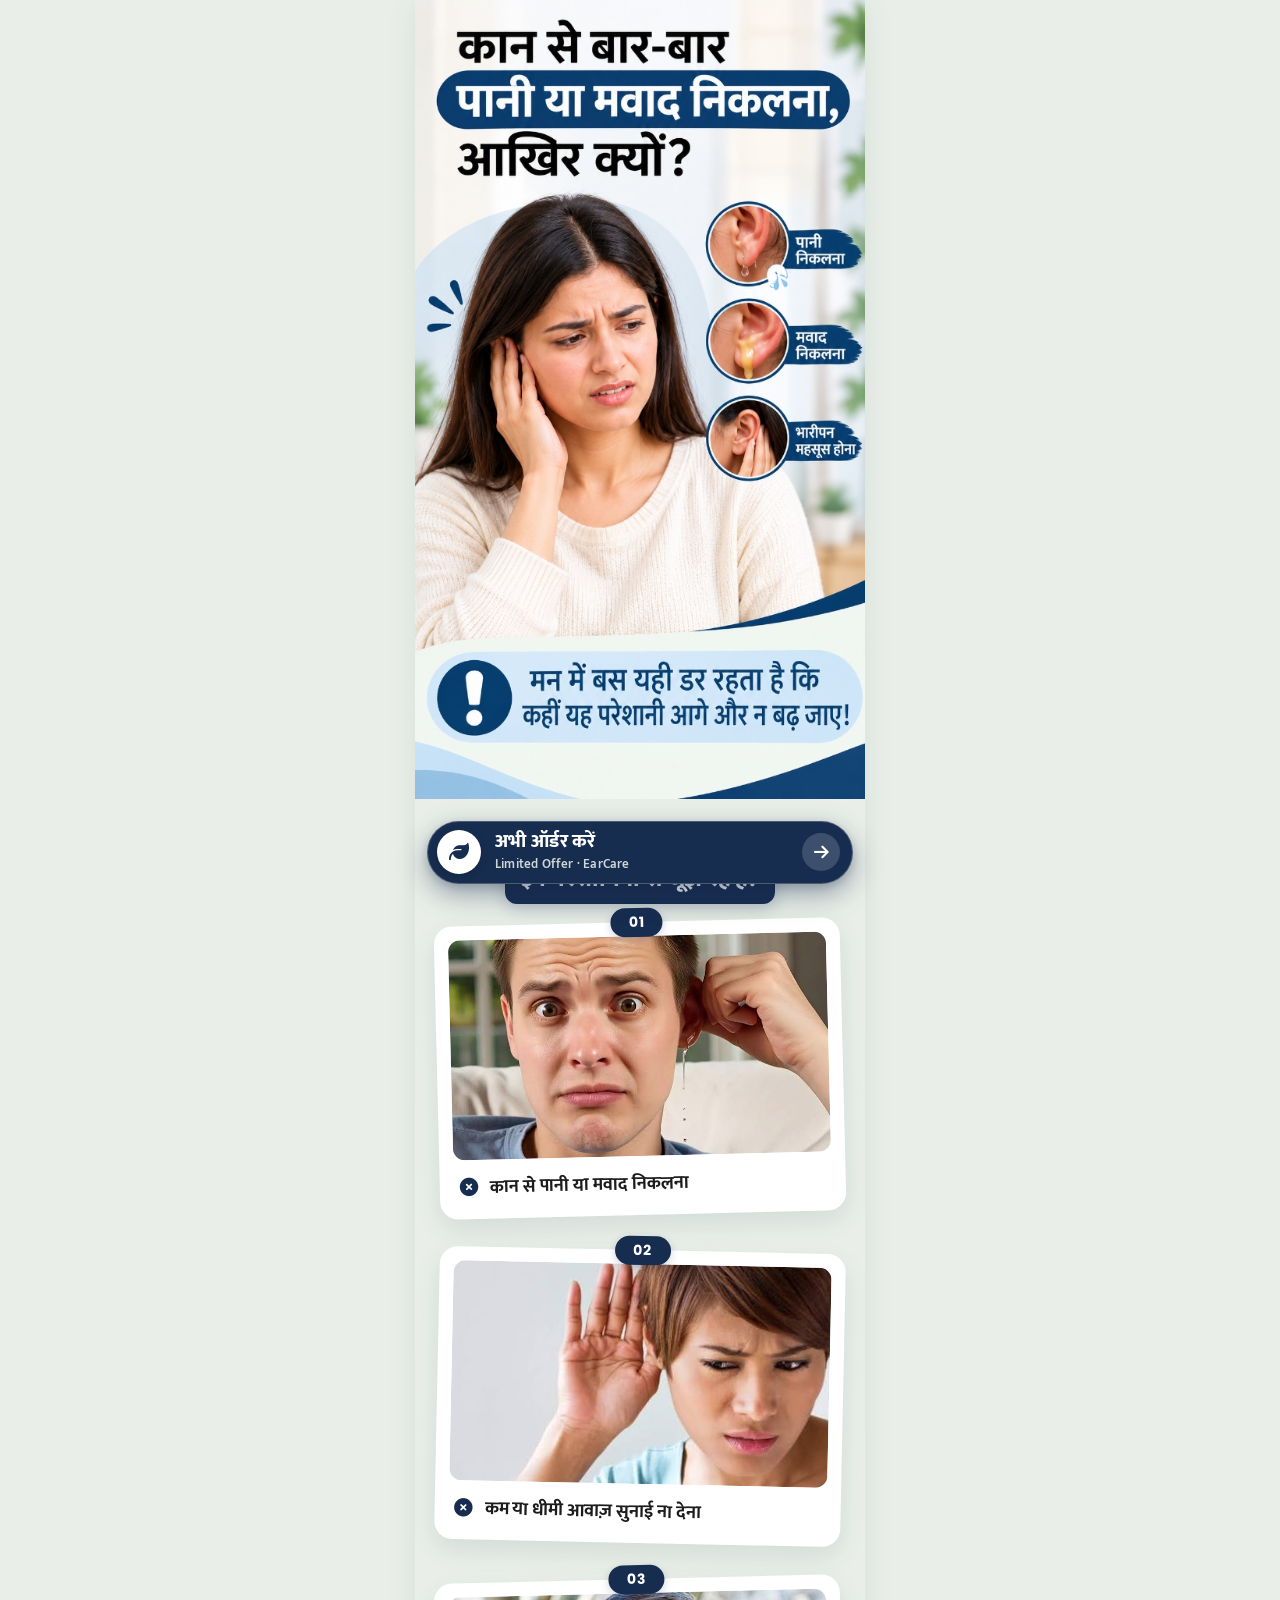
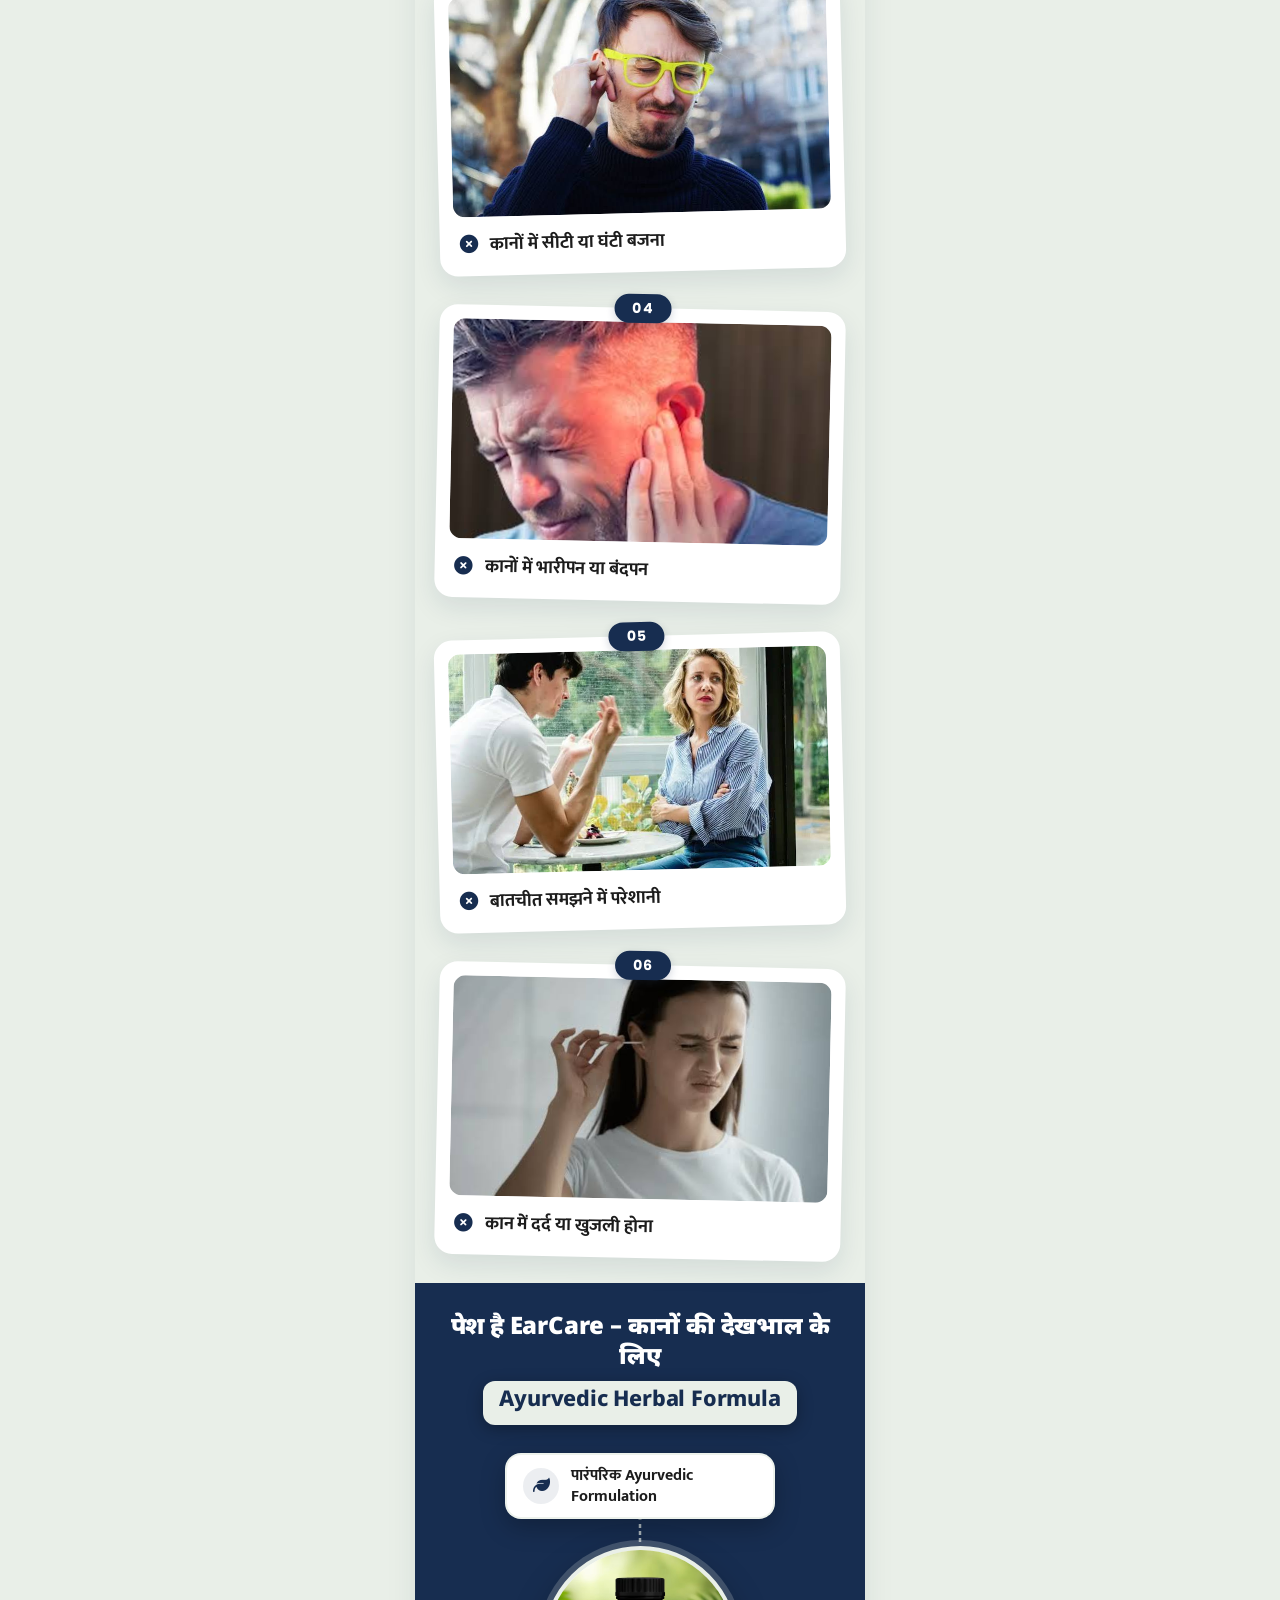
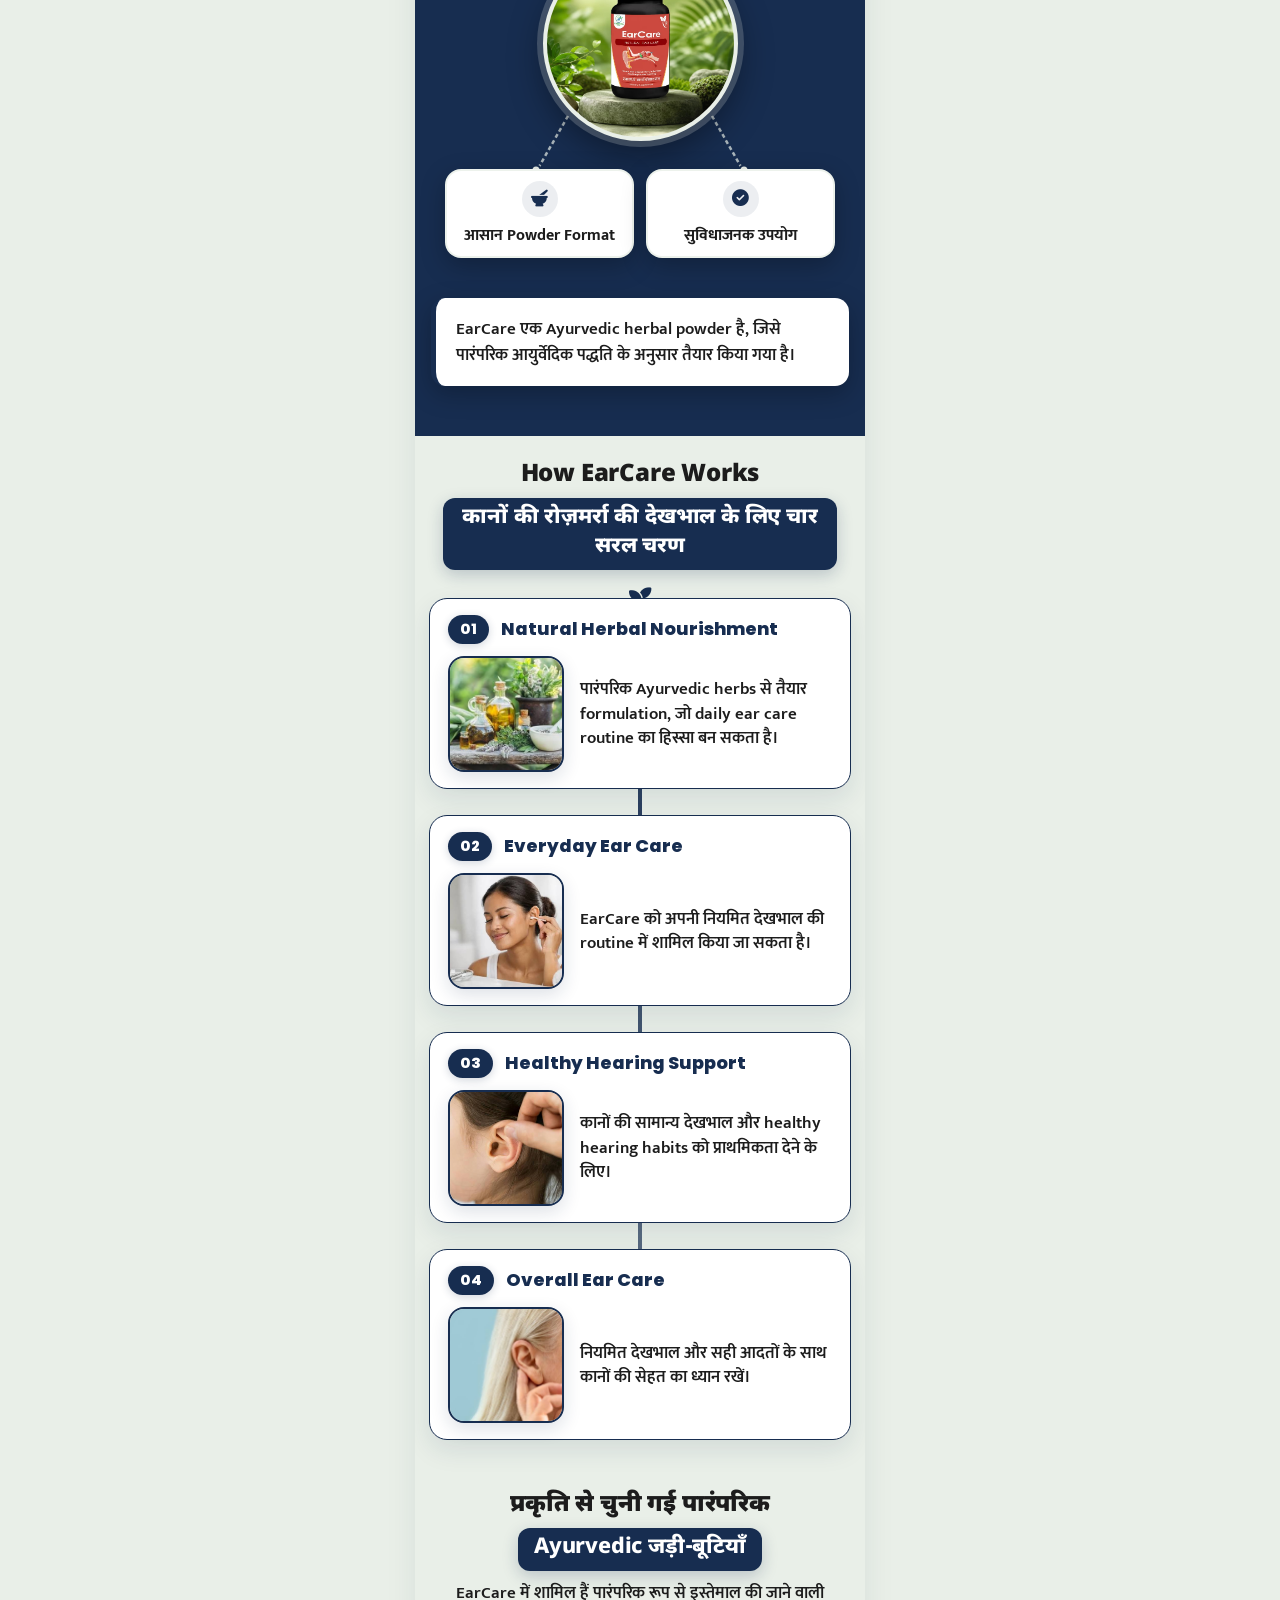
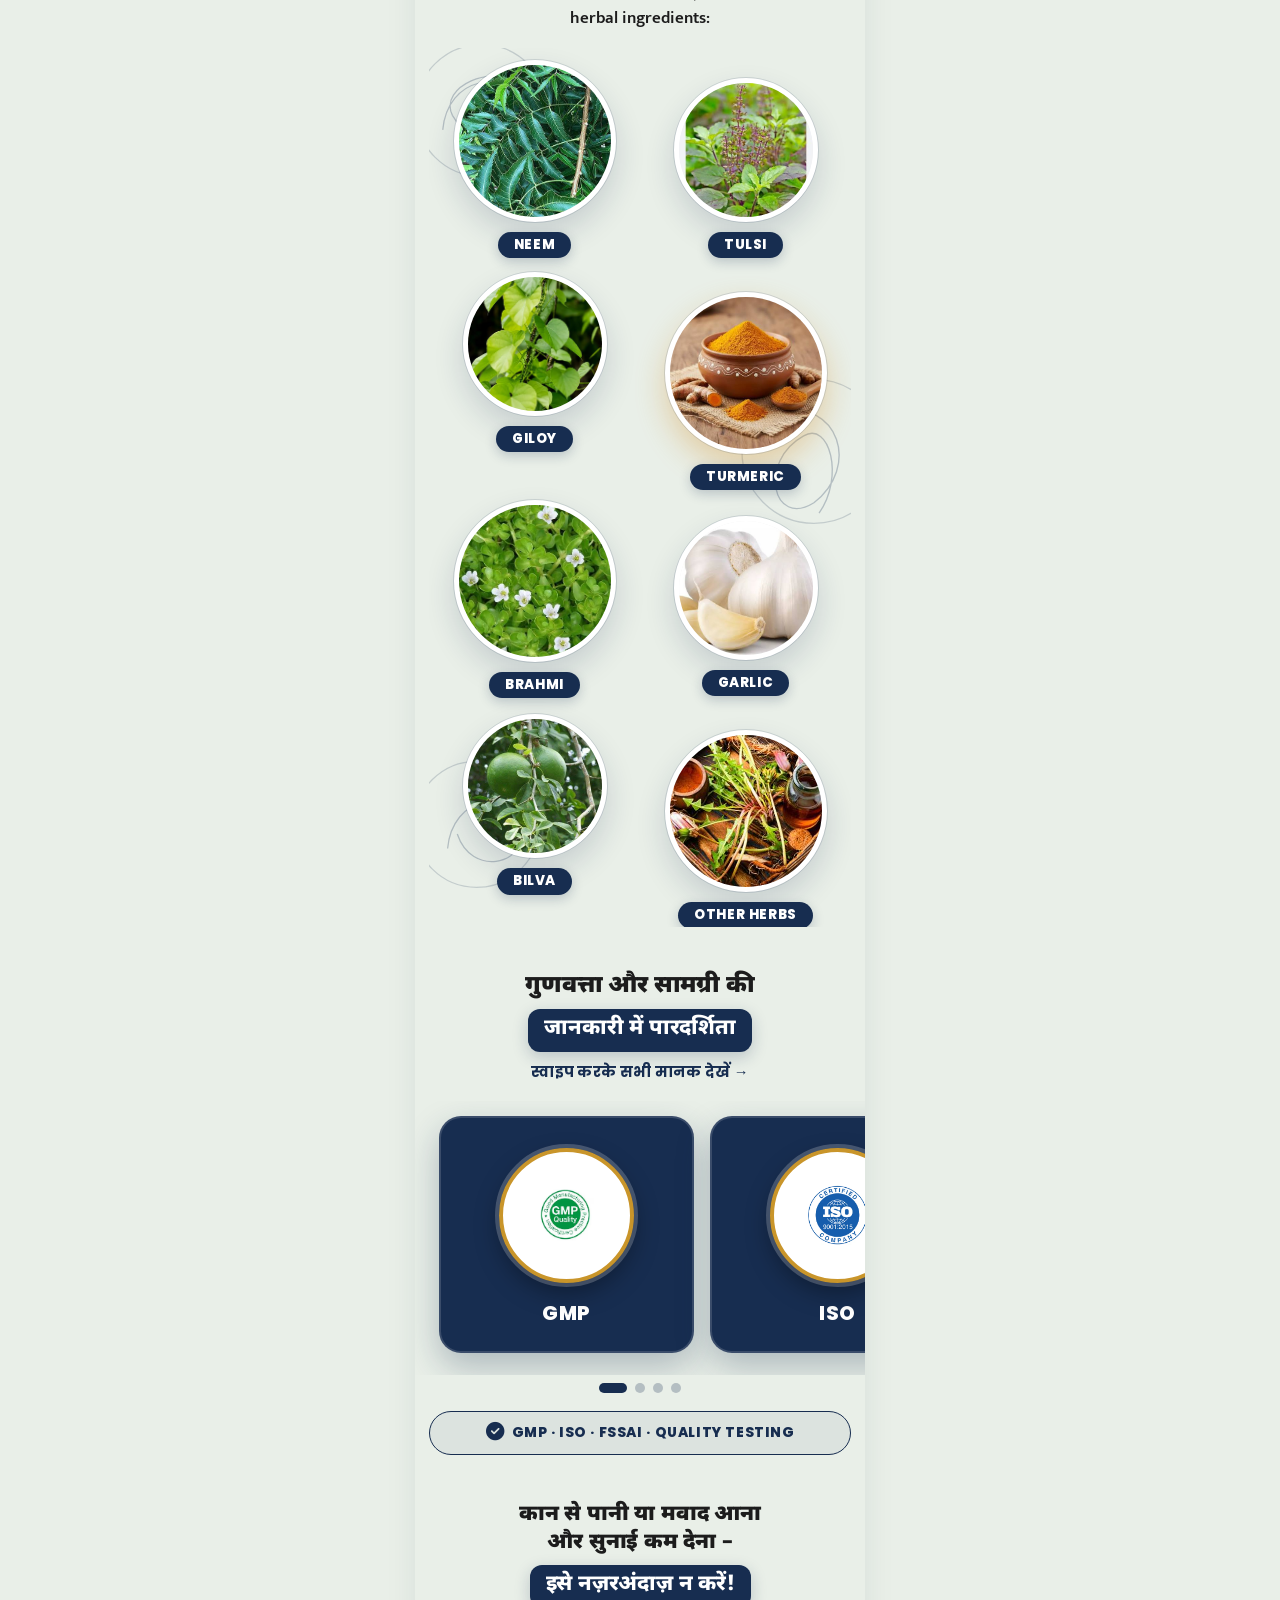
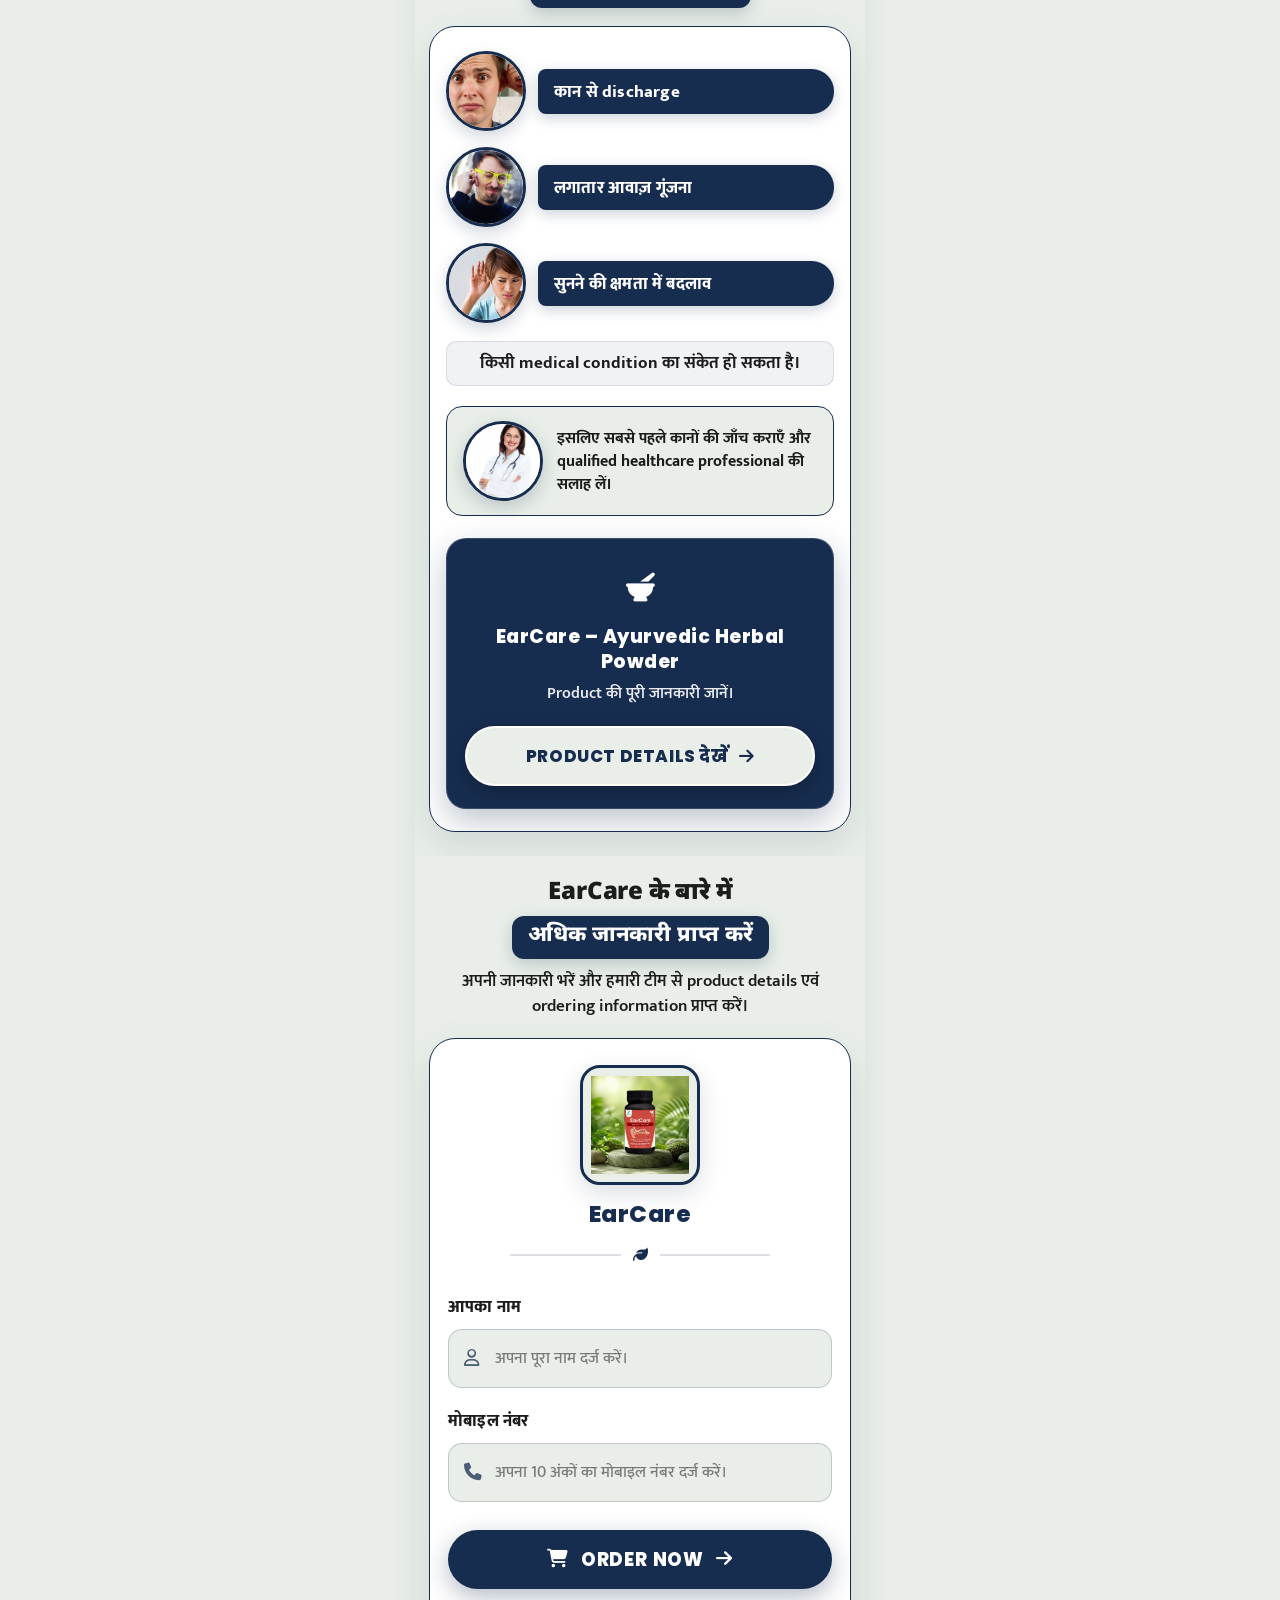
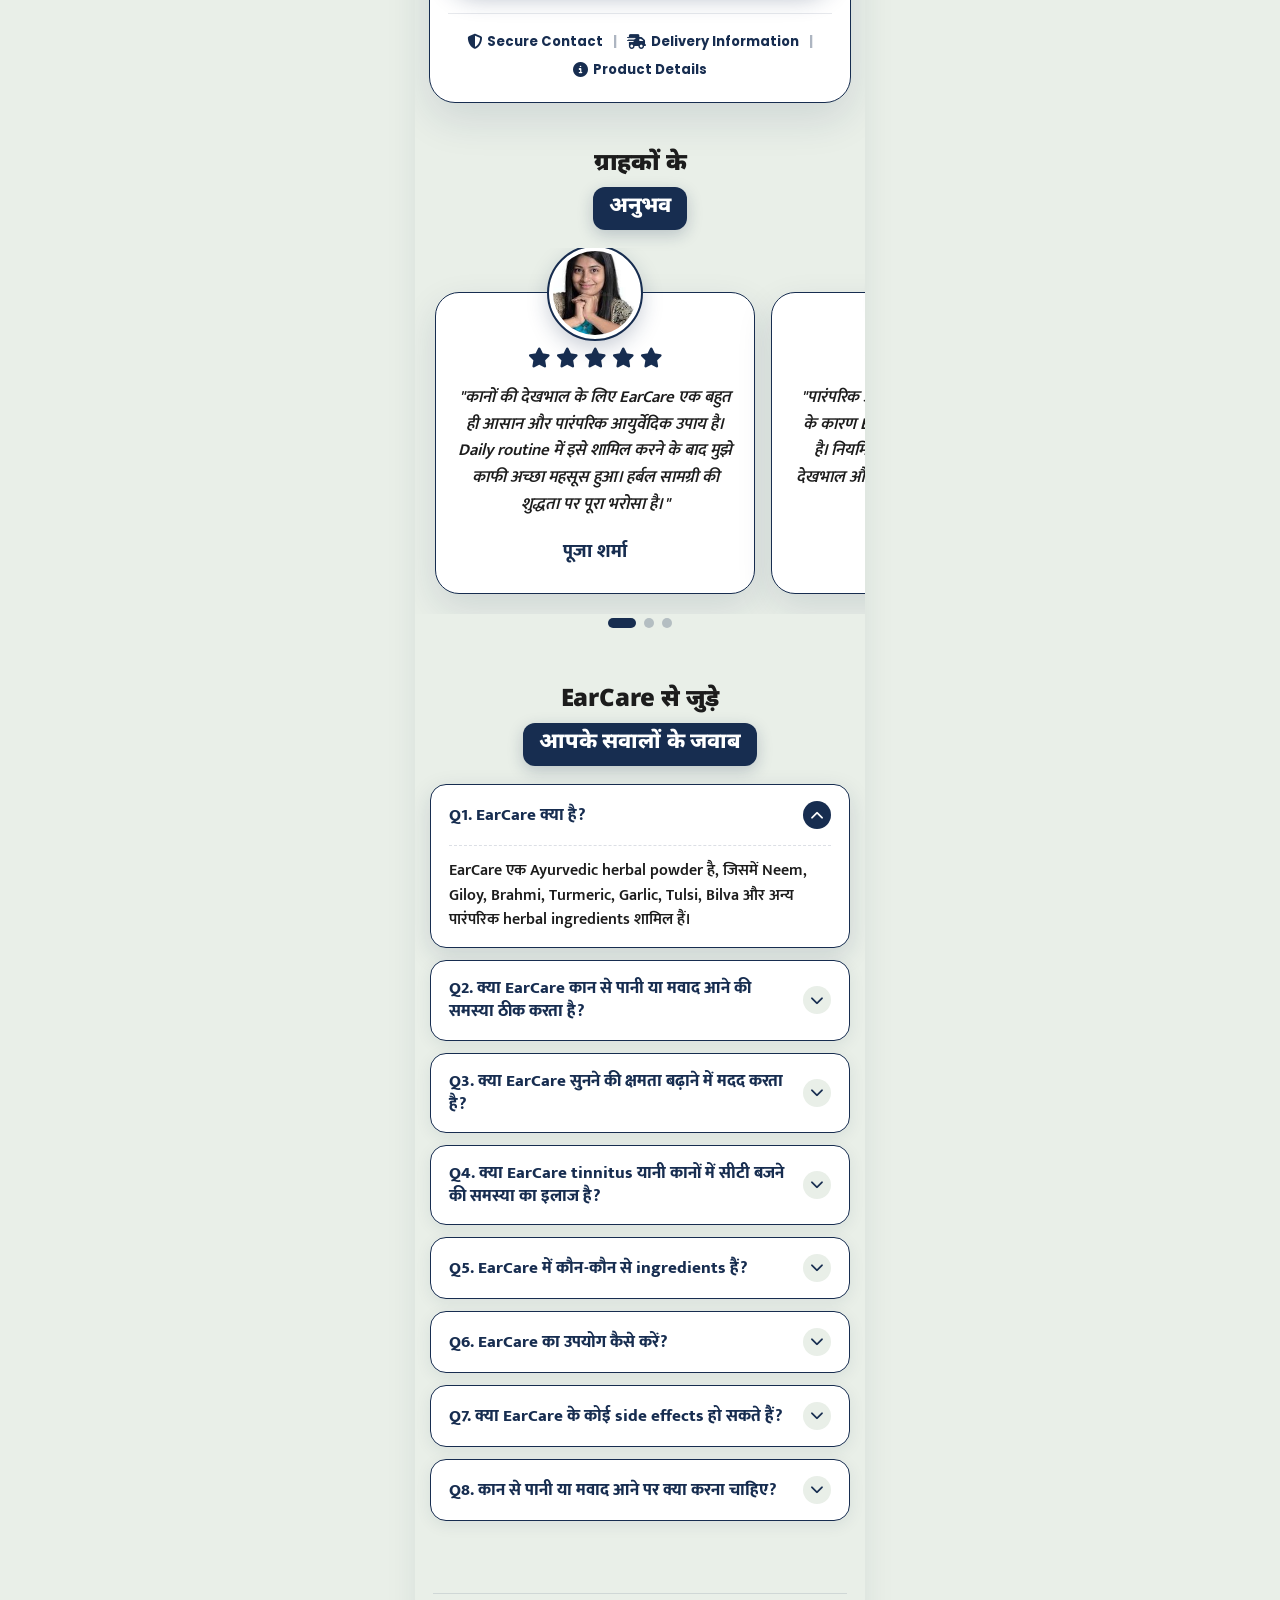
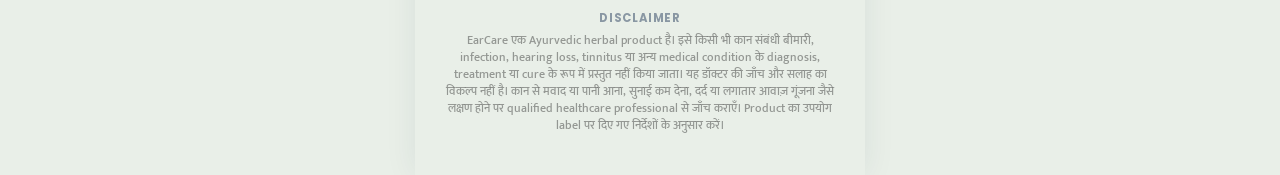
<file: index.html>
<!DOCTYPE html>
<html lang="hi">
<head>
  <meta charset="UTF-8">
  <meta name="viewport" content="width=device-width, initial-scale=1.0">
  <title>Ear Care</title>
  <link rel="stylesheet" href="style.css?v=20.0">
  <!-- Google Fonts for crisp, ultra-bold and organic handwritten typography -->
  <link rel="preconnect" href="https://fonts.googleapis.com">
  <link rel="preconnect" href="https://fonts.gstatic.com" crossorigin>
  <link href="https://fonts.googleapis.com/css2?family=Kalam:wght@400;700&family=Mukta:wght@600;700;800&family=Noto+Sans+Devanagari:wght@700;800;900&family=Poppins:wght@700;800;900&display=swap" rel="stylesheet">
  <link rel="stylesheet" href="https://cdnjs.cloudflare.com/ajax/libs/font-awesome/6.5.1/css/all.min.css">
</head>
<body>

  <!-- Main Mobile-First Wrapper (Max Width: 450px) -->
  <div class="app-container">
    
    <!-- Page 1: Hero Banner Section -->
    <section class="banner-section" id="hero-banner">
      <img src="banner.jpg?v=3" alt="कान से बार-बार पानी या मवाद निकलना - EarCare" class="banner-img">
    </section>

    <!-- Page 2: Problems Section (Polaroid Card Style) -->
    <section class="problems-section">
      
      <!-- Heading 1: Big Bold Two-Tone Badge Style -->
      <div class="heading-wrapper">
        <h2 class="badge-heading">
          <span class="heading-line-1">क्या आप भी कानों की</span>
          <span class="heading-badge">इन परेशानियों से जूझ रहे हैं?</span>
        </h2>
      </div>
      
      <div class="cards-stack">

        <!-- Card 01 -->
        <div class="polaroid-card tilt-left">
          <div class="top-badge">01</div>
          <div class="card-image-box">
            <img src="images.jpg" alt="कान से पानी या मवाद निकलना" class="polaroid-img">
          </div>
          <div class="card-footer">
            <span class="cross-icon"><i class="fa-solid fa-circle-xmark"></i></span>
            <p class="problem-title">कान से पानी या मवाद निकलना</p>
          </div>
        </div>

        <!-- Card 02 -->
        <div class="polaroid-card tilt-right">
          <div class="top-badge">02</div>
          <div class="card-image-box">
            <img src="images (1).jpg" alt="कम या धीमी आवाज़ सुनाई ना देना" class="polaroid-img">
          </div>
          <div class="card-footer">
            <span class="cross-icon"><i class="fa-solid fa-circle-xmark"></i></span>
            <p class="problem-title">कम या धीमी आवाज़ सुनाई ना देना</p>
          </div>
        </div>

        <!-- Card 03 -->
        <div class="polaroid-card tilt-left">
          <div class="top-badge">03</div>
          <div class="card-image-box">
            <img src="images (2).jpg" alt="कानों में सीटी या घंटी बजना" class="polaroid-img">
          </div>
          <div class="card-footer">
            <span class="cross-icon"><i class="fa-solid fa-circle-xmark"></i></span>
            <p class="problem-title">कानों में सीटी या घंटी बजना</p>
          </div>
        </div>

        <!-- Card 04 -->
        <div class="polaroid-card tilt-right">
          <div class="top-badge">04</div>
          <div class="card-image-box">
            <img src="images (3).jpg" alt="कानों में भारीपन या बंदपन" class="polaroid-img">
          </div>
          <div class="card-footer">
            <span class="cross-icon"><i class="fa-solid fa-circle-xmark"></i></span>
            <p class="problem-title">कानों में भारीपन या बंदपन</p>
          </div>
        </div>

        <!-- Card 05 -->
        <div class="polaroid-card tilt-left">
          <div class="top-badge">05</div>
          <div class="card-image-box">
            <img src="images (4).jpg" alt="बातचीत समझने में परेशानी" class="polaroid-img">
          </div>
          <div class="card-footer">
            <span class="cross-icon"><i class="fa-solid fa-circle-xmark"></i></span>
            <p class="problem-title">बातचीत समझने में परेशानी</p>
          </div>
        </div>

        <!-- Card 06 -->
        <div class="polaroid-card tilt-right">
          <div class="top-badge">06</div>
          <div class="card-image-box">
            <img src="images (5).jpg" alt="कान में दर्द या खुजली होना" class="polaroid-img">
          </div>
          <div class="card-footer">
            <span class="cross-icon"><i class="fa-solid fa-circle-xmark"></i></span>
            <p class="problem-title">कान में दर्द या खुजली होना</p>
          </div>
        </div>

      </div>
    </section>

    <!-- Page 3: Product Hero Showcase Section -->
    <section class="product-section" id="product-details">
      
      <!-- Heading 2: Styled like Heading 1 -->
      <div class="heading-wrapper">
        <h2 class="badge-heading">
          <span class="heading-line-1">पेश है EarCare – कानों की देखभाल के लिए</span>
          <span class="heading-badge">Ayurvedic Herbal Formula</span>
        </h2>
      </div>

      <!-- Triangle of Care Diagram (Polished & Seamless Connections) -->
      <div class="triangle-diagram-stage">
        
        <!-- Top Card -->
        <div class="tri-card card-top">
          <div class="card-icon-bubble"><i class="fa-solid fa-leaf"></i></div>
          <p class="tri-card-title">पारंपरिक Ayurvedic Formulation</p>
        </div>

        <!-- Center Product with Integrated SVG Connectors -->
        <div class="tri-center-cluster">
          
          <!-- Mathematical SVG Connectors (Zero floating gaps) -->
          <svg class="cluster-connectors-svg" viewBox="0 0 260 260">
            <!-- Top line to Card Top -->
            <line x1="130" y1="28" x2="130" y2="0" class="svg-conn-line" />
            <circle cx="130" cy="2" r="4.5" class="svg-conn-dot" />

            <!-- Bottom Left line to Card BL -->
            <line x1="58" y1="202" x2="26" y2="258" class="svg-conn-line" />
            <circle cx="26" cy="256" r="4.5" class="svg-conn-dot" />

            <!-- Bottom Right line to Card BR -->
            <line x1="202" y1="202" x2="234" y2="258" class="svg-conn-line" />
            <circle cx="234" cy="256" r="4.5" class="svg-conn-dot" />
          </svg>

          <!-- Big Central Product Image -->
          <div class="tri-product-main">
            <img src="product.jpeg" alt="EarCare Product" class="tri-product-img">
          </div>

        </div>

        <!-- Bottom Row Base Cards -->
        <div class="tri-bottom-row">
          
          <div class="tri-card card-bl">
            <div class="card-icon-bubble"><i class="fa-solid fa-mortar-pestle"></i></div>
            <p class="tri-card-title">आसान Powder Format</p>
          </div>
          
          <div class="tri-card card-br">
            <div class="card-icon-bubble"><i class="fa-solid fa-circle-check"></i></div>
            <p class="tri-card-title">सुविधाजनक उपयोग</p>
          </div>

        </div>

      </div>

      <!-- 2nd Screenshot Text (Placed Below Product) -->
      <div class="product-bottom-desc-card">
        <p class="product-bottom-desc">
          EarCare एक Ayurvedic herbal powder है, जिसे पारंपरिक आयुर्वेदिक पद्धति के अनुसार तैयार किया गया है।
        </p>
      </div>

    </section>

    <!-- Page 4 / Section 4: How EarCare Works (Ayurvedic Tree of Care Style) -->
    <section class="how-it-works-section">
      
      <!-- Heading 3: Styled like Heading 1 -->
      <div class="heading-wrapper">
        <h2 class="badge-heading">
          <span class="heading-line-1">How EarCare Works</span>
          <span class="heading-badge">कानों की रोज़मर्रा की देखभाल के लिए चार सरल चरण</span>
        </h2>
      </div>

      <!-- Tree of Care Roadmap -->
      <div class="tree-roadmap">
        
        <!-- Central Tree Stem Line -->
        <div class="tree-trunk-line">
          <span class="trunk-top-sprout"><i class="fa-solid fa-seedling"></i></span>
        </div>

        <!-- Step 1 -->
        <div class="tree-step-item">
          <div class="step-card">
            <div class="step-badge-row">
              <span class="step-pill">01</span>
              <h3 class="step-title">Natural Herbal Nourishment</h3>
            </div>
            <div class="step-content-row">
              <div class="step-img-wrap">
                <img src="images (11).jpg" alt="Natural Herbal Nourishment" class="step-thumb">
              </div>
              <p class="step-desc">पारंपरिक Ayurvedic herbs से तैयार formulation, जो daily ear care routine का हिस्सा बन सकता है।</p>
            </div>
          </div>
        </div>

        <!-- Step 2 -->
        <div class="tree-step-item">
          <div class="step-card">
            <div class="step-badge-row">
              <span class="step-pill">02</span>
              <h3 class="step-title">Everyday Ear Care</h3>
            </div>
            <div class="step-content-row">
              <div class="step-img-wrap">
                <img src="images (7).jpg" alt="Everyday Ear Care" class="step-thumb">
              </div>
              <p class="step-desc">EarCare को अपनी नियमित देखभाल की routine में शामिल किया जा सकता है।</p>
            </div>
          </div>
        </div>

        <!-- Step 3 -->
        <div class="tree-step-item">
          <div class="step-card">
            <div class="step-badge-row">
              <span class="step-pill">03</span>
              <h3 class="step-title">Healthy Hearing Support</h3>
            </div>
            <div class="step-content-row">
              <div class="step-img-wrap">
                <img src="images (8).jpg" alt="Healthy Hearing Support" class="step-thumb">
              </div>
              <p class="step-desc">कानों की सामान्य देखभाल और healthy hearing habits को प्राथमिकता देने के लिए।</p>
            </div>
          </div>
        </div>

        <!-- Step 4 -->
        <div class="tree-step-item">
          <div class="step-card">
            <div class="step-badge-row">
              <span class="step-pill">04</span>
              <h3 class="step-title">Overall Ear Care</h3>
            </div>
            <div class="step-content-row">
              <div class="step-img-wrap">
                <img src="images (9).jpg" alt="Overall Ear Care" class="step-thumb">
              </div>
              <p class="step-desc">नियमित देखभाल और सही आदतों के साथ कानों की सेहत का ध्यान रखें।</p>
            </div>
          </div>
        </div>

      </div>

    </section>

    <!-- Page 5 / Section 5: Traditional Ayurvedic Herbs (Organic Culinary Table Platter) -->
    <section class="herbs-section">
      
      <!-- Section 5 Header (Consistent Navy Pill Style) -->
      <div class="heading-wrapper">
        <h2 class="badge-heading">
          <span class="heading-line-1">प्रकृति से चुनी गई पारंपरिक</span>
          <span class="heading-badge">Ayurvedic जड़ी-बूटियाँ</span>
        </h2>
        <p class="herbs-intro-text">
          EarCare में शामिल हैं पारंपरिक रूप से इस्तेमाल की जाने वाली herbal ingredients:
        </p>
      </div>

      <!-- Organic Culinary Table Canvas (Matching User Reference Image) -->
      <div class="culinary-table-canvas">

        <!-- Background Continuous Line-Art Contours (Directly from Reference Image) -->
        <svg class="line-art-contour contour-top-left" viewBox="0 0 160 160" fill="none">
          <circle cx="80" cy="80" r="68" stroke="#172D50" stroke-width="1.3" opacity="0.18"/>
          <path d="M40 100 C 45 45, 105 35, 125 75 C 135 105, 75 130, 50 85 C 35 55, 95 30, 115 55" stroke="#172D50" stroke-width="1.3" opacity="0.25"/>
        </svg>

        <svg class="line-art-contour contour-mid-right" viewBox="0 0 160 180" fill="none">
          <circle cx="95" cy="85" r="70" stroke="#172D50" stroke-width="1.3" opacity="0.18"/>
          <path d="M60 45 C 120 35, 140 100, 95 135 C 55 160, 40 95, 85 70 C 110 55, 125 110, 100 145" stroke="#172D50" stroke-width="1.3" opacity="0.25"/>
        </svg>

        <svg class="line-art-contour contour-bottom-left" viewBox="0 0 160 160" fill="none">
          <circle cx="75" cy="85" r="65" stroke="#172D50" stroke-width="1.3" opacity="0.18"/>
          <path d="M45 110 C 50 55, 110 45, 120 95 C 125 125, 70 140, 55 95" stroke="#172D50" stroke-width="1.3" opacity="0.25"/>
        </svg>

        <!-- Dynamic Culinary Bowls Cluster (Plates Nested Together) -->
        <div class="culinary-dishes-grid">

          <!-- Dish 1: Neem -->
          <div class="culinary-dish-card dish-lg dish-pos-1">
            <div class="ceramic-dish-frame">
              <img src="neem.jpg" alt="Neem" class="dish-photo">
            </div>
            <span class="dish-name-pill">Neem</span>
          </div>

          <!-- Dish 2: Tulsi -->
          <div class="culinary-dish-card dish-md dish-pos-2">
            <div class="ceramic-dish-frame">
              <img src="tulsi.jpg" alt="Tulsi" class="dish-photo">
            </div>
            <span class="dish-name-pill">Tulsi</span>
          </div>

          <!-- Dish 3: Giloy -->
          <div class="culinary-dish-card dish-md dish-pos-3">
            <div class="ceramic-dish-frame">
              <img src="giloe.jpg" alt="Giloy" class="dish-photo">
            </div>
            <span class="dish-name-pill">Giloy</span>
          </div>

          <!-- Dish 4: Turmeric -->
          <div class="culinary-dish-card dish-lg dish-pos-4">
            <div class="ceramic-dish-frame dish-warm-rim">
              <img src="turmaricjpg.jpg" alt="Turmeric" class="dish-photo">
            </div>
            <span class="dish-name-pill">Turmeric</span>
          </div>

          <!-- Dish 5: Brahmi -->
          <div class="culinary-dish-card dish-lg dish-pos-5">
            <div class="ceramic-dish-frame">
              <img src="brahmi.jpg" alt="Brahmi" class="dish-photo">
            </div>
            <span class="dish-name-pill">Brahmi</span>
          </div>

          <!-- Dish 6: Garlic -->
          <div class="culinary-dish-card dish-md dish-pos-6">
            <div class="ceramic-dish-frame">
              <img src="garlic.jpg" alt="Garlic" class="dish-photo">
            </div>
            <span class="dish-name-pill">Garlic</span>
          </div>

          <!-- Dish 7: Bilva -->
          <div class="culinary-dish-card dish-md dish-pos-7">
            <div class="ceramic-dish-frame">
              <img src="bilva.jpg" alt="Bilva" class="dish-photo">
            </div>
            <span class="dish-name-pill">Bilva</span>
          </div>

          <!-- Dish 8: Other Herbal Ingredients -->
          <div class="culinary-dish-card dish-lg dish-pos-8">
            <div class="ceramic-dish-frame">
              <img src="images (6).jpg" alt="Other Herbal Ingredients" class="dish-photo">
            </div>
            <span class="dish-name-pill">Other Herbs</span>
          </div>

        </div>

      </div>

    </section>

    <!-- Page 6 / Section 6: Quality & Transparency (Horizontal Swipeable Trust Cards Carousel) -->
    <section class="quality-transparency-section">
      
      <!-- Heading in Consistent Two-Tone Pill Badge Style -->
      <div class="heading-wrapper">
        <h2 class="badge-heading">
          <span class="heading-line-1">गुणवत्ता और सामग्री की</span>
          <span class="heading-badge">जानकारी में पारदर्शिता</span>
        </h2>
        <p class="swipe-hint-text">स्वाइप करके सभी मानक देखें →</p>
      </div>

      <!-- Horizontal Swipeable Carousel (Matching User Reference Image) -->
      <div class="quality-carousel-stage">
        <div class="quality-carousel-track" id="qualityCarousel">

          <!-- Card 1: GMP -->
          <div class="quality-carousel-card">
            <div class="carousel-seal-wrap">
              <img src="cert1.avif" alt="GMP Certified" class="carousel-seal-img">
            </div>
            <h3 class="carousel-card-title">GMP</h3>
          </div>

          <!-- Card 2: ISO -->
          <div class="quality-carousel-card">
            <div class="carousel-seal-wrap">
              <img src="iso.avif" alt="ISO Certified" class="carousel-seal-img">
            </div>
            <h3 class="carousel-card-title">ISO</h3>
          </div>

          <!-- Card 3: FSSAI -->
          <div class="quality-carousel-card">
            <div class="carousel-seal-wrap">
              <img src="cert3.avif" alt="FSSAI Standards" class="carousel-seal-img">
            </div>
            <h3 class="carousel-card-title">FSSAI</h3>
          </div>

          <!-- Card 4: Quality Testing -->
          <div class="quality-carousel-card">
            <div class="carousel-seal-wrap">
              <img src="cert4.avif" alt="Quality Testing Certified" class="carousel-seal-img">
            </div>
            <h3 class="carousel-card-title">Quality Testing</h3>
          </div>

        </div>

        <!-- Carousel Pagination Indicator Dots -->
        <div class="carousel-dots-row">
          <span class="carousel-dot active"></span>
          <span class="carousel-dot"></span>
          <span class="carousel-dot"></span>
          <span class="carousel-dot"></span>
        </div>
      </div>

      <!-- Official Quality Assurance Strip -->
      <div class="quality-summary-strip">
        <span class="summary-check-icon"><i class="fa-solid fa-circle-check"></i></span>
        <span class="summary-text">GMP · ISO · FSSAI · Quality Testing</span>
      </div>

    </section>

    <!-- Page 7 / Section 7: Final CTA (Medical Awareness & Product Details) -->
    <section class="final-cta-section" id="finalCTA">
      
      <!-- Section 7 Heading (Consistent Two-Tone Pill Badge Style) -->
      <div class="heading-wrapper">
        <h2 class="badge-heading">
          <span class="heading-line-1 heading-long">कान से पानी या मवाद आना<br>और सुनाई कम देना –</span>
          <span class="heading-badge">इसे नज़रअंदाज़ न करें!</span>
        </h2>
      </div>

      <div class="final-cta-card">

        <!-- Main Content Body -->
        <div class="cta-card-body">

          <!-- Symptoms Visual Stack (Matching Reference Design: Circular Images + Navy Callout Badges) -->
          <div class="symptoms-visual-stack">

            <!-- Item 1: कान से discharge -->
            <div class="symptom-visual-item">
              <div class="symptom-circle-frame">
                <img src="images.jpg" alt="कान से discharge" class="symptom-circle-img">
              </div>
              <div class="symptom-callout-badge">
                <span class="symptom-badge-text">कान से discharge</span>
              </div>
            </div>

            <!-- Item 2: लगातार आवाज़ गूंजना -->
            <div class="symptom-visual-item">
              <div class="symptom-circle-frame">
                <img src="images (2).jpg" alt="लगातार आवाज़ गूंजना" class="symptom-circle-img">
              </div>
              <div class="symptom-callout-badge">
                <span class="symptom-badge-text">लगातार आवाज़ गूंजना</span>
              </div>
            </div>

            <!-- Item 3: सुनने की क्षमता में बदलाव -->
            <div class="symptom-visual-item">
              <div class="symptom-circle-frame">
                <img src="images (1).jpg" alt="सुनने की क्षमता में बदलाव" class="symptom-circle-img">
              </div>
              <div class="symptom-callout-badge">
                <span class="symptom-badge-text">सुनने की क्षमता में बदलाव</span>
              </div>
            </div>

          </div>

          <!-- Symptoms Conclusion -->
          <p class="symptoms-conclusion-text">
            किसी medical condition का संकेत हो सकता है।
          </p>

          <!-- Medical Advice Box with Doctor Image -->
          <div class="cta-advice-box">
            <div class="advice-doctor-wrap">
              <img src="doctor image.webp" alt="Doctor Healthcare Professional" class="advice-doctor-img">
            </div>
            <p class="advice-text">
              इसलिए सबसे पहले कानों की जाँच कराएँ और qualified healthcare professional की सलाह लें।
            </p>
          </div>

          <!-- Product & Action Card -->
          <div class="cta-product-box">
            <div class="product-box-badge-icon">
              <i class="fa-solid fa-mortar-pestle"></i>
            </div>
            <h3 class="product-box-title">EarCare – Ayurvedic Herbal Powder</h3>
            <p class="product-box-desc">
              Product की पूरी जानकारी जानें।
            </p>
            <a href="#product-details" class="product-cta-btn">
              <span>PRODUCT DETAILS देखें</span>
              <i class="fa-solid fa-arrow-right"></i>
            </a>
          </div>

        </div>

      </div>

    </section>

    <!-- Page 8 / Section 8: ORDER NOW (Order Form & Contact) -->
    <section class="order-section" id="order">
      
      <!-- Section 8 Heading (Consistent Two-Tone Pill Badge Style) -->
      <div class="heading-wrapper">
        <h2 class="badge-heading">
          <span class="heading-line-1">EarCare के बारे में</span>
          <span class="heading-badge">अधिक जानकारी प्राप्त करें</span>
        </h2>
        <p class="order-sub-desc">
          अपनी जानकारी भरें और हमारी टीम से product details एवं ordering information प्राप्त करें।
        </p>
      </div>

      <!-- Order Form Card Container (Matching Reference Image Layout) -->
      <div class="order-card-container">
        
        <!-- Top Product Showcase Frame -->
        <div class="order-product-header">
          <div class="order-product-frame">
            <img src="product.jpeg" alt="EarCare" class="order-product-img">
          </div>
          <h3 class="order-product-name">EarCare</h3>
          <div class="order-leaf-divider">
            <span class="divider-line"></span>
            <span class="divider-icon"><i class="fa-solid fa-leaf"></i></span>
            <span class="divider-line"></span>
          </div>
        </div>

        <!-- The Order Form -->
        <form class="order-form" id="orderForm" novalidate>
          
          <!-- Field 1: Name -->
          <div class="form-group" id="groupName">
            <label class="form-label" for="userName">आपका नाम</label>
            <div class="form-input-wrap">
              <span class="input-icon"><i class="fa-regular fa-user"></i></span>
              <input type="text" id="userName" name="name" class="form-input" placeholder="अपना पूरा नाम दर्ज करें।" autocomplete="name" required>
            </div>
            <span class="form-error-msg" id="nameError">कृपया केवल अक्षरों में नाम लिखें</span>
          </div>

          <!-- Field 2: Mobile Number -->
          <div class="form-group" id="groupPhone">
            <label class="form-label" for="userPhone">मोबाइल नंबर</label>
            <div class="form-input-wrap">
              <span class="input-icon"><i class="fa-solid fa-phone"></i></span>
              <input type="tel" id="userPhone" name="phone" class="form-input" placeholder="अपना 10 अंकों का मोबाइल नंबर दर्ज करें।" maxlength="10" inputmode="numeric" autocomplete="tel" required>
            </div>
            <span class="form-error-msg" id="phoneError">10 अंकों का सही मोबाइल नंबर डालें (6-9 से शुरू)</span>
          </div>

          <!-- Submit Button -->
          <button type="submit" class="order-submit-btn" id="orderSubmitBtn">
            <i class="fa-solid fa-cart-shopping"></i>
            <span>ORDER NOW</span>
            <i class="fa-solid fa-arrow-right"></i>
          </button>

        </form>

        <!-- Trust Badges Strip -->
        <div class="order-trust-strip">
          <span class="trust-item"><i class="fa-solid fa-shield-halved"></i> Secure Contact</span>
          <span class="trust-divider">|</span>
          <span class="trust-item"><i class="fa-solid fa-truck-fast"></i> Delivery Information</span>
          <span class="trust-divider">|</span>
          <span class="trust-item"><i class="fa-solid fa-circle-info"></i> Product Details</span>
        </div>

      </div>

    </section>

    <!-- Page 9 / Section 9: Customer Testimonials (ग्राहकों के अनुभव) -->
    <section class="testimonials-section" id="testimonials">
      
      <!-- Section 9 Heading (Consistent Two-Tone Pill Badge Style) -->
      <div class="heading-wrapper">
        <h2 class="badge-heading">
          <span class="heading-line-1">ग्राहकों के</span>
          <span class="heading-badge">अनुभव</span>
        </h2>
      </div>

      <!-- Testimonials Carousel Stage -->
      <div class="testimonials-stage">
        
        <div class="testimonials-track" id="testimonialsTrack">

          <!-- Card 1: Pooja Sharma -->
          <div class="testimonial-card">
            <div class="testi-avatar-frame">
              <img src="pooja.jpg" alt="Pooja Sharma" class="testi-avatar-img">
            </div>
            <div class="testi-stars-row">
              <i class="fa-solid fa-star"></i>
              <i class="fa-solid fa-star"></i>
              <i class="fa-solid fa-star"></i>
              <i class="fa-solid fa-star"></i>
              <i class="fa-solid fa-star"></i>
            </div>
            <p class="testi-quote-text">
              "कानों की देखभाल के लिए EarCare एक बहुत ही आसान और पारंपरिक आयुर्वेदिक उपाय है। Daily routine में इसे शामिल करने के बाद मुझे काफी अच्छा महसूस हुआ। हर्बल सामग्री की शुद्धता पर पूरा भरोसा है।"
            </p>
            <h3 class="testi-author-name">पूजा शर्मा</h3>
          </div>

          <!-- Card 2: Deepak Kumar -->
          <div class="testimonial-card">
            <div class="testi-avatar-frame">
              <img src="deepak.jpg" alt="Deepak Kumar" class="testi-avatar-img">
            </div>
            <div class="testi-stars-row">
              <i class="fa-solid fa-star"></i>
              <i class="fa-solid fa-star"></i>
              <i class="fa-solid fa-star"></i>
              <i class="fa-solid fa-star"></i>
              <i class="fa-solid fa-star"></i>
            </div>
            <p class="testi-quote-text">
              "पारंपरिक आयुर्वेदिक जड़ी-बूटियों से बना होने के कारण EarCare पर भरोसा करना आसान है। नियमित इस्तेमाल से कानों की सामान्य देखभाल और रूटीन में बहुत मदद मिली है। बहुत ही बढ़िया प्रोडक्ट है।"
            </p>
            <h3 class="testi-author-name">दीपक कुमार</h3>
          </div>

          <!-- Card 3: Ajay Bhal -->
          <div class="testimonial-card">
            <div class="testi-avatar-frame">
              <img src="ajay.jpg" alt="Ajay Bhal" class="testi-avatar-img">
            </div>
            <div class="testi-stars-row">
              <i class="fa-solid fa-star"></i>
              <i class="fa-solid fa-star"></i>
              <i class="fa-solid fa-star"></i>
              <i class="fa-solid fa-star"></i>
              <i class="fa-solid fa-star"></i>
            </div>
            <p class="testi-quote-text">
              "EarCare का powder format इस्तेमाल करने में बेहद सुविधाजनक है। गुणवत्ता और सामग्री की जानकारी में पारदर्शिता देखकर मुझे यह बहुत पसंद आया। हर किसी को इसे अपनी केयर रूटीन में रखना चाहिए।"
            </p>
            <h3 class="testi-author-name">अजय भाल</h3>
          </div>

        </div>

        <!-- Carousel Pagination Dots -->
        <div class="testi-dots-row">
          <span class="testi-dot active"></span>
          <span class="testi-dot"></span>
          <span class="testi-dot"></span>
        </div>

      </div>

    </section>

    <!-- Page 10 / Section 10: FAQ (EarCare से जुड़े आपके सवालों के जवाब) -->
    <section class="faq-section" id="faq">
      
      <!-- Section 10 Heading (Consistent Two-Tone Pill Badge Style) -->
      <div class="heading-wrapper">
        <h2 class="badge-heading">
          <span class="heading-line-1">EarCare से जुड़े</span>
          <span class="heading-badge">आपके सवालों के जवाब</span>
        </h2>
      </div>

      <!-- FAQ Accordion Container -->
      <div class="faq-accordion-list">

        <!-- Q1 -->
        <div class="faq-item active">
          <button class="faq-question-btn" type="button">
            <span class="faq-q-text">Q1. EarCare क्या है?</span>
            <span class="faq-chevron"><i class="fa-solid fa-chevron-down"></i></span>
          </button>
          <div class="faq-answer-panel">
            <p class="faq-answer-text">
              EarCare एक Ayurvedic herbal powder है, जिसमें Neem, Giloy, Brahmi, Turmeric, Garlic, Tulsi, Bilva और अन्य पारंपरिक herbal ingredients शामिल हैं।
            </p>
          </div>
        </div>

        <!-- Q2 -->
        <div class="faq-item">
          <button class="faq-question-btn" type="button">
            <span class="faq-q-text">Q2. क्या EarCare कान से पानी या मवाद आने की समस्या ठीक करता है?</span>
            <span class="faq-chevron"><i class="fa-solid fa-chevron-down"></i></span>
          </button>
          <div class="faq-answer-panel">
            <p class="faq-answer-text">
              नहीं। EarCare को कान से पानी या मवाद आने के इलाज के रूप में प्रस्तुत नहीं किया जाना चाहिए। ऐसे लक्षण infection या अन्य medical condition का संकेत हो सकते हैं। डॉक्टर से जाँच कराएँ।
            </p>
          </div>
        </div>

        <!-- Q3 -->
        <div class="faq-item">
          <button class="faq-question-btn" type="button">
            <span class="faq-q-text">Q3. क्या EarCare सुनने की क्षमता बढ़ाने में मदद करता है?</span>
            <span class="faq-chevron"><i class="fa-solid fa-chevron-down"></i></span>
          </button>
          <div class="faq-answer-panel">
            <p class="faq-answer-text">
              EarCare को hearing loss या सुनने की क्षमता में सुधार के प्रमाणित उपचार के रूप में प्रस्तुत नहीं किया जाना चाहिए। सुनने में परेशानी होने पर ENT specialist से सलाह लें।
            </p>
          </div>
        </div>

        <!-- Q4 -->
        <div class="faq-item">
          <button class="faq-question-btn" type="button">
            <span class="faq-q-text">Q4. क्या EarCare tinnitus यानी कानों में सीटी बजने की समस्या का इलाज है?</span>
            <span class="faq-chevron"><i class="fa-solid fa-chevron-down"></i></span>
          </button>
          <div class="faq-answer-panel">
            <p class="faq-answer-text">
              नहीं। EarCare tinnitus का प्रमाणित इलाज नहीं है। लगातार घंटी या सीटी जैसी आवाज़ आने पर चिकित्सकीय जाँच कराएँ।
            </p>
          </div>
        </div>

        <!-- Q5 -->
        <div class="faq-item">
          <button class="faq-question-btn" type="button">
            <span class="faq-q-text">Q5. EarCare में कौन-कौन से ingredients हैं?</span>
            <span class="faq-chevron"><i class="fa-solid fa-chevron-down"></i></span>
          </button>
          <div class="faq-answer-panel">
            <p class="faq-answer-text">
              इसमें Neem, Giloy, Brahmi, Turmeric, Garlic, Tulsi, Bilva और अन्य herbal ingredients शामिल हैं। पूरी ingredient list product label पर देखें।
            </p>
          </div>
        </div>

        <!-- Q6 -->
        <div class="faq-item">
          <button class="faq-question-btn" type="button">
            <span class="faq-q-text">Q6. EarCare का उपयोग कैसे करें?</span>
            <span class="faq-chevron"><i class="fa-solid fa-chevron-down"></i></span>
          </button>
          <div class="faq-answer-panel">
            <p class="faq-answer-text">
              Product का उपयोग केवल उसके label पर दिए गए निर्देशों के अनुसार करें। इसके उपयोग के तरीके या मात्रा को लेकर संदेह होने पर qualified healthcare professional से सलाह लें।
            </p>
          </div>
        </div>

        <!-- Q7 -->
        <div class="faq-item">
          <button class="faq-question-btn" type="button">
            <span class="faq-q-text">Q7. क्या EarCare के कोई side effects हो सकते हैं?</span>
            <span class="faq-chevron"><i class="fa-solid fa-chevron-down"></i></span>
          </button>
          <div class="faq-answer-panel">
            <p class="faq-answer-text">
              किसी भी herbal product से कुछ लोगों को एलर्जी या अन्य प्रतिकूल प्रतिक्रिया हो सकती है। Product label पढ़ें और किसी परेशानी की स्थिति में उपयोग बंद करके चिकित्सकीय सलाह लें।
            </p>
          </div>
        </div>

        <!-- Q8 -->
        <div class="faq-item">
          <button class="faq-question-btn" type="button">
            <span class="faq-q-text">Q8. कान से पानी या मवाद आने पर क्या करना चाहिए?</span>
            <span class="faq-chevron"><i class="fa-solid fa-chevron-down"></i></span>
          </button>
          <div class="faq-answer-panel">
            <p class="faq-answer-text">
              कान में कोई तेल, पाउडर, घरेलू पदार्थ या अन्य वस्तु न डालें। कान को सूखा रखें और जल्द से जल्द ENT specialist से जाँच कराएँ।
            </p>
          </div>
        </div>

      </div>

    </section>

    <!-- Page 11 / Section 11: DISCLAIMER (Subtle & Low-Key Footer) -->
    <section class="disclaimer-section" id="disclaimer">
      <div class="disclaimer-container">
        <h4 class="disclaimer-title">Disclaimer</h4>
        <p class="disclaimer-text">
          EarCare एक Ayurvedic herbal product है। इसे किसी भी कान संबंधी बीमारी, infection, hearing loss, tinnitus या अन्य medical condition के diagnosis, treatment या cure के रूप में प्रस्तुत नहीं किया जाता। यह डॉक्टर की जाँच और सलाह का विकल्प नहीं है। कान से मवाद या पानी आना, सुनाई कम देना, दर्द या लगातार आवाज़ गूंजना जैसे लक्षण होने पर qualified healthcare professional से जाँच कराएँ। Product का उपयोग label पर दिए गए निर्देशों के अनुसार करें।
        </p>
      </div>
    </section>

    <!-- Floating Sticky Bottom Order CTA Bar (Matching Reference) -->
    <aside class="sticky-order-bar" id="stickyOrderBar">
      <a href="#order" class="sticky-bar-link" aria-label="अभी ऑर्डर करें">
        <div class="sticky-bar-badge-left">
          <i class="fa-solid fa-leaf"></i>
        </div>
        <div class="sticky-bar-content">
          <span class="sticky-bar-title">अभी ऑर्डर करें</span>
          <span class="sticky-bar-subtitle">Limited Offer · EarCare</span>
        </div>
        <div class="sticky-bar-badge-right">
          <i class="fa-solid fa-arrow-right"></i>
        </div>
      </a>
    </aside>

  </div>

  <!-- Thank You Confirmation Modal (Matching User Reference Image) -->
  <div class="thankyou-modal-backdrop" id="thankYouModal" aria-hidden="true" role="dialog">
    <div class="thankyou-modal-dialog">
      <!-- Close Button -->
      <button type="button" class="thankyou-modal-close" id="modalCloseX" aria-label="बंद करें">
        <i class="fa-solid fa-xmark"></i>
      </button>

      <!-- Checkmark Icon with Double Soft Ring -->
      <div class="thankyou-check-ring">
        <div class="thankyou-check-circle">
          <i class="fa-solid fa-check"></i>
        </div>
      </div>

      <!-- Order Confirmed Pill Badge -->
      <div class="thankyou-pill">Order Confirmed!</div>

      <!-- Personalized Greeting -->
      <h3 class="thankyou-title">बधाई हो, <span class="thankyou-cust-name" id="modalCustomerName">Customer</span>!</h3>
      <p class="thankyou-subtext">आपके लिए <strong>EarCare</strong> का ऑर्डर सफलतापूर्वक स्वीकार कर लिया गया है।</p>

      <!-- Order Details Summary Card -->
      <div class="thankyou-summary-card">
        <div class="summary-row">
          <span class="summary-label">Order ID:</span>
          <span class="summary-value" id="modalOrderId">EC-346000</span>
        </div>
        <div class="summary-row-divider"></div>
        <div class="summary-row">
          <span class="summary-label">Mobile:</span>
          <span class="summary-value" id="modalMobile">+91 9987969798</span>
        </div>
        <div class="summary-row-divider"></div>
        <div class="summary-row">
          <span class="summary-label">Delivery:</span>
          <span class="summary-value text-delivery">FREE Express Delivery</span>
        </div>
      </div>

      <!-- Support Follow-up Info -->
      <p class="thankyou-info-text">हमारे विशेषज्ञ जल्द ही डिलीवरी कन्फर्मेशन के लिए आपसे संपर्क करेंगे।</p>

      <!-- Action Button -->
      <button type="button" class="thankyou-action-btn" id="modalConfirmBtn">
        धन्यवाद, ठीक है
      </button>
    </div>
  </div>

  <script src="script.js?v=20.0"></script>
</body>
</html>
</file>
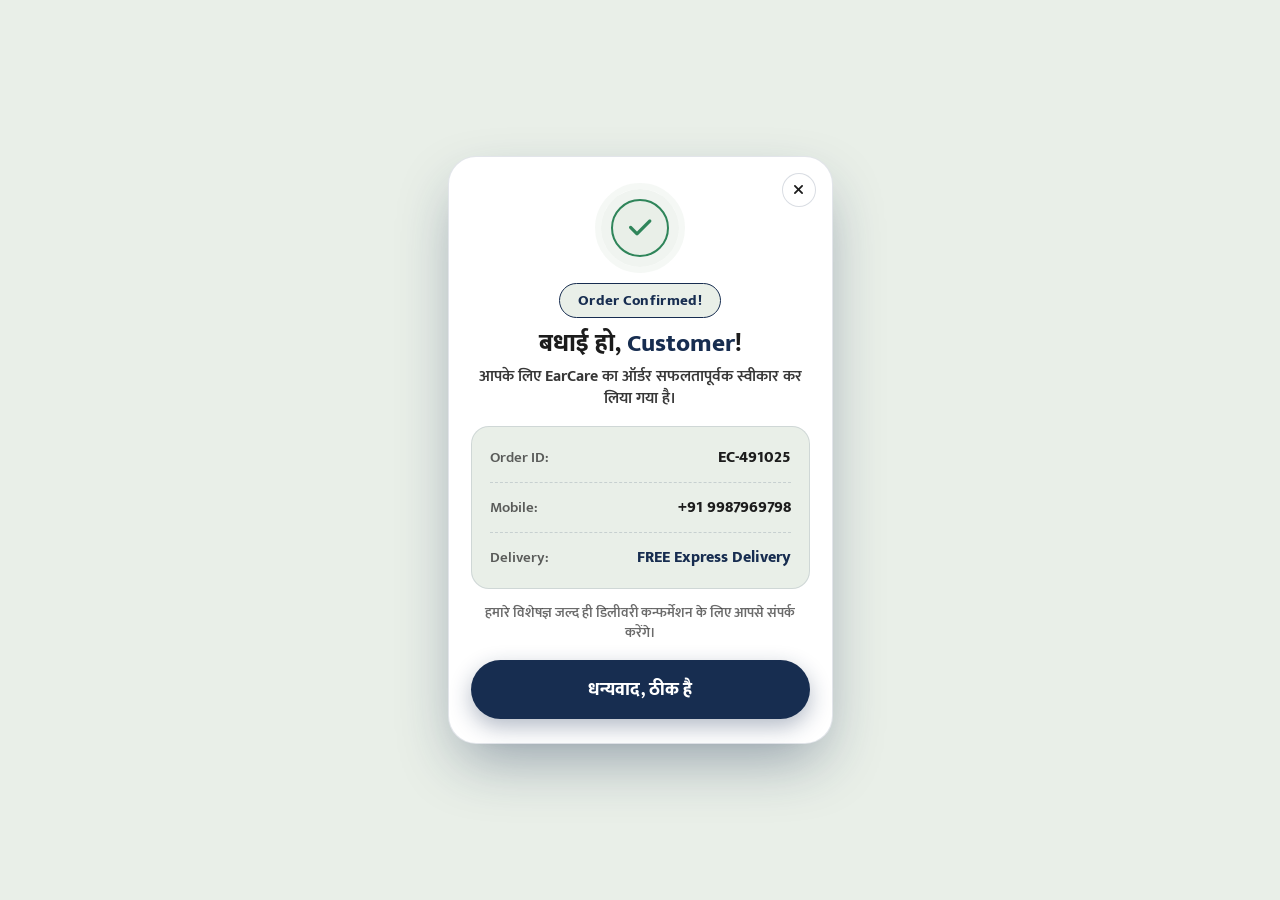
<file: thankyou.html>
<!DOCTYPE html>
<html lang="hi">
<head>
  <meta charset="UTF-8">
  <meta name="viewport" content="width=device-width, initial-scale=1.0">
  <title>Order Confirmed - EarCare</title>
  <link rel="stylesheet" href="style.css?v=20.0">
  <link rel="preconnect" href="https://fonts.googleapis.com">
  <link rel="preconnect" href="https://fonts.gstatic.com" crossorigin>
  <link href="https://fonts.googleapis.com/css2?family=Mukta:wght@600;700;800&family=Noto+Sans+Devanagari:wght@700;800;900&family=Poppins:wght@700;800;900&display=swap" rel="stylesheet">
  <link rel="stylesheet" href="https://cdnjs.cloudflare.com/ajax/libs/font-awesome/6.5.1/css/all.min.css">
  <style>
    body {
      background-color: var(--bg-color);
      min-height: 100vh;
      display: flex;
      align-items: center;
      justify-content: center;
      padding: 20px 16px;
    }
    .thankyou-page-wrapper {
      width: 100%;
      max-width: 420px;
      margin: 0 auto;
    }
  </style>
</head>
<body>

  <div class="thankyou-page-wrapper">
    <div class="thankyou-modal-dialog thankyou-page-card">
      <!-- Back / Home Button -->
      <a href="index.html" class="thankyou-modal-close" aria-label="मुख्य पृष्ठ पर जाएँ">
        <i class="fa-solid fa-xmark"></i>
      </a>

      <!-- Checkmark Icon with Double Soft Ring -->
      <div class="thankyou-check-ring">
        <div class="thankyou-check-circle">
          <i class="fa-solid fa-check"></i>
        </div>
      </div>

      <!-- Order Confirmed Pill Badge -->
      <div class="thankyou-pill">Order Confirmed!</div>

      <!-- Personalized Greeting -->
      <h3 class="thankyou-title">बधाई हो, <span class="thankyou-cust-name" id="pageCustomerName">Customer</span>!</h3>
      <p class="thankyou-subtext">आपके लिए <strong>EarCare</strong> का ऑर्डर सफलतापूर्वक स्वीकार कर लिया गया है।</p>

      <!-- Order Details Summary Card -->
      <div class="thankyou-summary-card">
        <div class="summary-row">
          <span class="summary-label">Order ID:</span>
          <span class="summary-value" id="pageOrderId">EC-346000</span>
        </div>
        <div class="summary-row-divider"></div>
        <div class="summary-row">
          <span class="summary-label">Mobile:</span>
          <span class="summary-value" id="pageMobile">+91 9987969798</span>
        </div>
        <div class="summary-row-divider"></div>
        <div class="summary-row">
          <span class="summary-label">Delivery:</span>
          <span class="summary-value text-delivery">FREE Express Delivery</span>
        </div>
      </div>

      <!-- Support Follow-up Info -->
      <p class="thankyou-info-text">हमारे विशेषज्ञ जल्द ही डिलीवरी कन्फर्मेशन के लिए आपसे संपर्क करेंगे।</p>

      <!-- Action Button -->
      <a href="index.html" class="thankyou-action-btn thankyou-link-btn">
        धन्यवाद, ठीक है
      </a>
    </div>
  </div>

  <script>
    // Read parameters from URL (e.g. ?name=Rahul&phone=9876543210)
    const urlParams = new URLSearchParams(window.location.search);
    const nameParam = urlParams.get('name');
    const phoneParam = urlParams.get('phone');
    
    if (nameParam) {
      document.getElementById('pageCustomerName').textContent = nameParam;
    }
    if (phoneParam) {
      document.getElementById('pageMobile').textContent = '+91 ' + phoneParam;
    }
    const randomId = 'EC-' + Math.floor(100000 + Math.random() * 900000);
    document.getElementById('pageOrderId').textContent = randomId;
  </script>
</body>
</html>
</file>
<file: style.css>
/* --- Reset & Base Styles --- */
html {
  scroll-behavior: smooth;
}

* {
  margin: 0;
  padding: 0;
  box-sizing: border-box;
}

:root {
  --bg-color: #E9EFE8;
  --text-color: #1C1C1C;
  --highlight-color: #172D50;
  --card-bg: #FFFFFF;
}

body {
  font-family: 'Mukta', 'Noto Sans Devanagari', -apple-system, BlinkMacSystemFont, "Segoe UI", Roboto, sans-serif;
  background-color: var(--bg-color);
  color: var(--text-color);
  display: flex;
  justify-content: center;
  min-height: 100vh;
}

/* --- Mobile-First Container (Max Width: 450px) --- */
.app-container {
  width: 100%;
  max-width: 450px;
  background-color: var(--bg-color);
  min-height: 100vh;
  box-shadow: 0 0 30px rgba(23, 45, 80, 0.08);
  position: relative;
  overflow-x: hidden;
}

/* --- Page 1: Banner Section --- */
.banner-section {
  width: 100%;
  position: relative;
  background-color: #ffffff;
}

.banner-img {
  width: 100%;
  height: auto;
  display: block;
}

/* --- Page 2: Problems Section --- */
.problems-section {
  padding: 24px 16px 26px;
  background-color: var(--bg-color);
}

/* Big Bold Two-Tone Badge Headings (Used Across All Sections) */
.heading-wrapper {
  text-align: center;
  margin-bottom: 18px;
  padding: 0 4px;
}

.badge-heading {
  display: flex;
  flex-direction: column;
  align-items: center;
  gap: 8px;
}

.heading-line-1 {
  display: block;
  font-family: 'Noto Sans Devanagari', 'Mukta', 'Poppins', sans-serif;
  font-size: 1.5rem;
  font-weight: 900;
  color: var(--text-color);
  line-height: 1.25;
  letter-spacing: -0.2px;
  text-align: center;
}

.heading-line-1.heading-long {
  font-size: 1.34rem;
  line-height: 1.32;
  max-width: 380px;
  margin: 0 auto;
}

.heading-badge {
  display: inline-block;
  background-color: var(--highlight-color);
  color: #FFFFFF;
  font-family: 'Noto Sans Devanagari', 'Mukta', 'Poppins', sans-serif;
  font-size: 1.35rem;
  font-weight: 800;
  padding: 6px 16px 8px;
  border-radius: 12px;
  line-height: 1.35;
  letter-spacing: -0.2px;
  box-shadow: 0 5px 16px rgba(23, 45, 80, 0.22);
  text-align: center;
  max-width: 95%;
}

/* Polaroid Cards Stack */
.cards-stack {
  display: flex;
  flex-direction: column;
  gap: 36px;
  padding: 0 6px;
}

.polaroid-card {
  position: relative;
  background-color: var(--card-bg);
  border-radius: 18px;
  padding: 14px 14px 16px 14px;
  box-shadow: 0 10px 26px rgba(23, 45, 80, 0.1);
  transition: transform 0.25s ease, box-shadow 0.25s ease;
}

.polaroid-card:hover {
  transform: scale(1.01) !important;
  box-shadow: 0 14px 32px rgba(23, 45, 80, 0.15);
}

.tilt-left {
  transform: rotate(-1.4deg);
}

.tilt-right {
  transform: rotate(1.2deg);
}

.top-badge {
  position: absolute;
  top: -14px;
  left: 50%;
  transform: translateX(-50%);
  background-color: var(--highlight-color);
  color: #FFFFFF;
  font-family: 'Poppins', sans-serif;
  font-size: 0.88rem;
  font-weight: 700;
  padding: 4px 18px;
  border-radius: 50px;
  letter-spacing: 0.5px;
  box-shadow: 0 3px 8px rgba(23, 45, 80, 0.2);
  z-index: 3;
}

.card-image-box {
  width: 100%;
  height: 220px;
  border-radius: 12px;
  overflow: hidden;
  background-color: #f0f3ef;
}

.polaroid-img {
  width: 100%;
  height: 100%;
  object-fit: cover;
  display: block;
}

.card-footer {
  display: flex;
  align-items: center;
  gap: 12px;
  margin-top: 14px;
  padding: 2px 6px;
}

.cross-icon {
  font-size: 1.15rem;
  color: var(--highlight-color);
  display: flex;
  align-items: center;
  justify-content: center;
  flex-shrink: 0;
}

.problem-title {
  font-family: 'Mukta', 'Noto Sans Devanagari', sans-serif;
  font-size: 1.14rem;
  font-weight: 700;
  color: var(--text-color);
  line-height: 1.35;
}

/* --- Page 3: Product Section --- */
.product-section {
  padding: 30px 16px 50px;
  background-color: var(--highlight-color);
  border-top: none;
}

/* Heading in Product Section (Inverted for Dark Navy Background) */
.product-section .heading-line-1 {
  color: #FFFFFF;
}

.product-section .heading-badge {
  background-color: var(--bg-color);
  color: var(--highlight-color);
  box-shadow: 0 4px 16px rgba(0, 0, 0, 0.3);
}

/* --- Triangle of Care Diagram (Polished & Seamless Connections) --- */
.triangle-diagram-stage {
  padding: 10px 4px 15px;
  display: flex;
  flex-direction: column;
  align-items: center;
  justify-content: center;
  gap: 0;
  width: 100%;
}

/* Card Styling */
.tri-card {
  background: var(--card-bg);
  border: 2px solid rgba(233, 239, 232, 0.8);
  border-radius: 16px;
  box-shadow: 0 8px 24px rgba(0, 0, 0, 0.25);
  display: flex;
  align-items: center;
  position: relative;
  transition: transform 0.25s ease, box-shadow 0.25s ease;
  z-index: 2;
}

.tri-card:hover {
  transform: translateY(-2px);
  box-shadow: 0 12px 28px rgba(0, 0, 0, 0.35);
}

.card-icon-bubble {
  width: 36px;
  height: 36px;
  border-radius: 50%;
  background: rgba(23, 45, 80, 0.08);
  color: var(--highlight-color);
  display: flex;
  align-items: center;
  justify-content: center;
  font-size: 1.05rem;
  flex-shrink: 0;
}

.tri-card-title {
  font-family: 'Mukta', 'Noto Sans Devanagari', sans-serif;
  font-size: 0.98rem;
  font-weight: 700;
  color: var(--text-color);
  line-height: 1.35;
  margin: 0;
}

/* Top Card (Apex) */
.card-top {
  width: 270px;
  padding: 10px 16px;
  gap: 12px;
  justify-content: center;
  margin-bottom: -5px;
}

/* Center Cluster with SVG Connectors */
.tri-center-cluster {
  position: relative;
  width: 260px;
  height: 260px;
  display: flex;
  align-items: center;
  justify-content: center;
  flex-shrink: 0;
}

.cluster-connectors-svg {
  position: absolute;
  top: 0;
  left: 0;
  width: 100%;
  height: 100%;
  pointer-events: none;
  z-index: 1;
}

.svg-conn-line {
  stroke: rgba(233, 239, 232, 0.7);
  stroke-width: 2.5;
  stroke-dasharray: 4 3;
}

.svg-conn-dot {
  fill: #E9EFE8;
  stroke: var(--highlight-color);
  stroke-width: 2;
}

/* Big Central Product Image Frame */
.tri-product-main {
  width: 195px;
  height: 195px;
  border-radius: 50%;
  overflow: hidden;
  background: #FFFFFF;
  border: 4.5px solid #E9EFE8;
  box-shadow: 0 0 0 6px rgba(233, 239, 232, 0.2), 0 14px 35px rgba(0, 0, 0, 0.4);
  z-index: 2;
  position: relative;
  transition: transform 0.3s ease, box-shadow 0.3s ease;
}

.tri-product-main:hover {
  transform: scale(1.03);
  box-shadow: 0 0 0 8px rgba(233, 239, 232, 0.3), 0 18px 45px rgba(0, 0, 0, 0.48);
}

.tri-product-img {
  width: 100%;
  height: 100%;
  object-fit: cover;
  display: block;
}

/* Bottom Row (Base Cards) */
.tri-bottom-row {
  display: flex;
  align-items: stretch;
  justify-content: center;
  gap: 12px;
  width: 100%;
  max-width: 390px;
  margin-top: -5px;
}

.card-bl, .card-br {
  flex: 1;
  min-height: 82px;
  padding: 10px 12px;
  gap: 8px;
  flex-direction: column;
  text-align: center;
  justify-content: center;
}

.product-bottom-desc-card {
  background: var(--card-bg);
  border-radius: 14px;
  padding: 18px 20px;
  box-shadow: 0 8px 24px rgba(0, 0, 0, 0.25);
  border-left: 5px solid #172D50;
  margin-top: 25px;
}

.product-bottom-desc {
  font-family: 'Mukta', 'Noto Sans Devanagari', sans-serif;
  font-size: 1.08rem;
  font-weight: 600;
  color: var(--text-color);
  line-height: 1.5;
}

/* --- Page 4 / Section 4: How EarCare Works (Tree Roadmap) --- */
.how-it-works-section {
  padding: 24px 14px 18px;
  background-color: var(--bg-color);
  border-top: none;
}


/* Tree Roadmap Container */
.tree-roadmap {
  position: relative;
  width: 100%;
  display: flex;
  flex-direction: column;
  gap: 26px;
  padding: 10px 0 10px;
}

/* Central Tree Trunk Line */
.tree-trunk-line {
  position: absolute;
  top: 10px;
  bottom: 25px;
  left: 50%;
  transform: translateX(-50%);
  width: 4px;
  background: linear-gradient(to bottom, var(--highlight-color), rgba(23, 45, 80, 0.6));
  border-radius: 4px;
  z-index: 1;
}

.trunk-top-sprout {
  position: absolute;
  top: -16px;
  left: 50%;
  transform: translateX(-50%);
  color: var(--highlight-color);
  font-size: 1.4rem;
  animation: sproutBounce 3s ease-in-out infinite;
}

@keyframes sproutBounce {
  0%, 100% { transform: translateX(-50%) translateY(0) scale(1); }
  50% { transform: translateX(-50%) translateY(-3px) scale(1.1); }
}

/* Step Items (Clean Centered Cards) */
.tree-step-item {
  position: relative;
  width: 100%;
  margin: 0 auto;
  z-index: 2;
  opacity: 0;
  transform: translateY(25px);
  transition: opacity 0.7s cubic-bezier(0.2, 0.8, 0.2, 1), transform 0.7s cubic-bezier(0.2, 0.8, 0.2, 1);
}

.tree-step-item.is-visible {
  opacity: 1;
  transform: translateY(0);
}

/* Subtle breathing / floating effect after entrance */
.tree-step-item.is-visible .step-card {
  animation: cardFloat 4.5s ease-in-out infinite;
}
.tree-step-item:nth-child(even).is-visible .step-card {
  animation-delay: 2.25s;
}

@keyframes cardFloat {
  0%, 100% {
    transform: translateY(0);
  }
  50% {
    transform: translateY(-3px);
  }
}

/* Step Card (Larger, Organic Bubble Card Style) */
.step-card {
  background: var(--card-bg);
  border-radius: 18px;
  padding: 16px 18px;
  border: 1.5px solid var(--highlight-color);
  box-shadow: 0 10px 26px rgba(23, 45, 80, 0.1);
  transition: transform 0.25s ease, box-shadow 0.25s ease;
}

.step-card:hover {
  transform: translateY(-3px) scale(1.01) !important;
  box-shadow: 0 14px 32px rgba(23, 45, 80, 0.16);
}

.step-badge-row {
  display: flex;
  align-items: center;
  gap: 12px;
  margin-bottom: 12px;
}

.step-pill {
  background: var(--highlight-color);
  color: #FFFFFF;
  font-family: 'Poppins', sans-serif;
  font-size: 0.92rem;
  font-weight: 800;
  padding: 4px 12px;
  border-radius: 50px;
  letter-spacing: 0.5px;
  animation: badgeGlow 2.5s infinite;
  box-shadow: 0 2px 8px rgba(23, 45, 80, 0.2);
}

@keyframes badgeGlow {
  0%, 100% {
    box-shadow: 0 0 0 0 rgba(23, 45, 80, 0.4);
  }
  50% {
    box-shadow: 0 0 0 6px rgba(23, 45, 80, 0);
  }
}

.step-title {
  font-family: 'Poppins', sans-serif;
  font-size: 1.12rem;
  font-weight: 800;
  color: var(--highlight-color);
  line-height: 1.25;
}

.step-content-row {
  display: flex;
  align-items: center;
  gap: 16px;
}

/* Big Image Box (Enlarged) */
.step-img-wrap {
  width: 116px;
  height: 116px;
  border-radius: 16px;
  overflow: hidden;
  flex-shrink: 0;
  border: 2.5px solid var(--highlight-color);
  background: #f0f3ef;
  box-shadow: 0 6px 18px rgba(23, 45, 80, 0.14);
}

.step-thumb {
  width: 100%;
  height: 100%;
  object-fit: cover;
  display: block;
  transition: transform 0.4s ease;
}

.step-card:hover .step-thumb {
  transform: scale(1.08);
}

@media (max-width: 380px) {
  .step-img-wrap {
    width: 100px;
    height: 100px;
  }
}

.icon-fallback {
  display: flex;
  align-items: center;
  justify-content: center;
  font-size: 2rem;
  color: var(--highlight-color);
}

/* Larger Hindi Description Text */
.step-desc {
  font-family: 'Mukta', 'Noto Sans Devanagari', sans-serif;
  font-size: 1.06rem;
  font-weight: 600;
  color: var(--text-color);
  line-height: 1.45;
}

/* --- Page 5 / Section 5: Traditional Ayurvedic Herbs (Organic Culinary Table Platter) --- */
.herbs-section {
  padding: 22px 14px 22px;
  background-color: var(--bg-color);
  border-top: none;
}

.herbs-intro-text {
  font-family: 'Mukta', 'Noto Sans Devanagari', sans-serif;
  font-size: 1.05rem;
  font-weight: 600;
  color: var(--text-color);
  margin-top: 10px;
  text-align: center;
  line-height: 1.45;
  padding: 0 4px;
}

/* --- Organic Culinary Table Canvas (Matching Reference Image) --- */
.culinary-table-canvas {
  position: relative;
  width: 100%;
  padding: 12px 4px 8px;
  margin-top: 10px;
  overflow: hidden;
}

/* Background Continuous Line-Art Contours (From Reference Image) */
.line-art-contour {
  position: absolute;
  pointer-events: none;
  z-index: 1;
}

.contour-top-left {
  top: -15px;
  left: -25px;
  width: 155px;
  height: 155px;
}

.contour-mid-right {
  top: 36%;
  right: -30px;
  width: 165px;
  height: 185px;
}

.contour-bottom-left {
  bottom: 30px;
  left: -25px;
  width: 155px;
  height: 155px;
}

/* Dynamic 2-Column Culinary Bowls Cluster */
.culinary-dishes-grid {
  display: grid;
  grid-template-columns: repeat(2, 1fr);
  gap: 22px 8px;
  position: relative;
  z-index: 2;
}

.culinary-dish-card {
  display: flex;
  flex-direction: column;
  align-items: center;
  text-align: center;
  position: relative;
  transition: transform 0.3s ease;
}

/* Organic Culinary Stagger (Natural Table Flat-Lay Feel) */
.dish-pos-1 { transform: translateY(0); }
.dish-pos-2 { transform: translateY(18px); }
.dish-pos-3 { transform: translateY(-8px); }
.dish-pos-4 { transform: translateY(12px); }
.dish-pos-5 { transform: translateY(0); }
.dish-pos-6 { transform: translateY(16px); }
.dish-pos-7 { transform: translateY(-6px); }
.dish-pos-8 { transform: translateY(10px); }

/* Ceramic Bowl Frames (Shot from Above - Enlarged) */
.ceramic-dish-frame {
  border-radius: 50%;
  background: #FFFFFF;
  border: 5.5px solid #FFFFFF;
  outline: 1.5px solid rgba(23, 45, 80, 0.14);
  box-shadow: 0 14px 30px rgba(23, 45, 80, 0.16), inset 0 2px 6px rgba(0, 0, 0, 0.1);
  overflow: hidden;
  margin: 0 auto;
  transition: transform 0.3s ease, box-shadow 0.3s ease;
}

.culinary-dish-card:hover .ceramic-dish-frame {
  transform: scale(1.05);
  box-shadow: 0 18px 40px rgba(23, 45, 80, 0.24);
}

/* Large and Medium Dish Sizes (Significantly Enlarged) */
.dish-lg .ceramic-dish-frame {
  width: 162px;
  height: 162px;
}

.dish-md .ceramic-dish-frame {
  width: 144px;
  height: 144px;
}

.dish-photo {
  width: 100%;
  height: 100%;
  object-fit: cover;
  display: block;
}

/* Golden Warm Glow for Turmeric */
.dish-warm-rim {
  box-shadow: 0 14px 30px rgba(212, 137, 24, 0.32), inset 0 2px 6px rgba(0, 0, 0, 0.1);
}

/* Dish Name Pill Badge */
.dish-name-pill {
  display: inline-block;
  margin-top: 10px;
  background: var(--highlight-color);
  color: #FFFFFF;
  font-family: 'Poppins', sans-serif;
  font-size: 0.84rem;
  font-weight: 800;
  letter-spacing: 0.6px;
  text-transform: uppercase;
  padding: 5px 16px;
  border-radius: 50px;
  box-shadow: 0 4px 12px rgba(23, 45, 80, 0.22);
  line-height: 1.2;
}

/* Compact Screens Adjustment */
@media (max-width: 380px) {
  .culinary-dishes-grid {
    gap: 18px 6px;
  }
  .dish-lg .ceramic-dish-frame {
    width: 142px;
    height: 142px;
  }
  .dish-md .ceramic-dish-frame {
    width: 126px;
    height: 126px;
  }
  .dish-name-pill {
    font-size: 0.76rem;
    padding: 4px 12px;
  }
}

/* --- Page 6 / Section 6: Quality & Transparency Section (Horizontal Swipe Carousel) --- */
.quality-transparency-section {
  padding: 22px 0 24px;
  background-color: var(--bg-color);
  border-top: none;
}

.swipe-hint-text {
  font-family: 'Poppins', 'Mukta', sans-serif;
  font-size: 0.92rem;
  font-weight: 700;
  color: var(--highlight-color);
  margin-top: 10px;
  text-align: center;
  display: flex;
  align-items: center;
  justify-content: center;
  gap: 6px;
  letter-spacing: 0.3px;
}

/* Horizontal Swipeable Carousel Stage */
.quality-carousel-stage {
  position: relative;
  width: 100%;
  margin-top: 14px;
}

.quality-carousel-track {
  display: flex;
  gap: 16px;
  overflow-x: auto;
  scroll-snap-type: x mandatory;
  scroll-behavior: smooth;
  -webkit-overflow-scrolling: touch;
  padding: 15px 24px 22px;
  scrollbar-width: none;
}

.quality-carousel-track::-webkit-scrollbar {
  display: none;
}

/* Dark Navy Carousel Card (Matching Reference Image) */
.quality-carousel-card {
  flex: 0 0 255px;
  scroll-snap-align: center;
  background: var(--highlight-color);
  border-radius: 22px;
  padding: 30px 18px 26px;
  display: flex;
  flex-direction: column;
  align-items: center;
  text-align: center;
  justify-content: center;
  box-shadow: 0 14px 34px rgba(23, 45, 80, 0.28);
  border: 2px solid rgba(255, 255, 255, 0.15);
  transition: transform 0.3s ease, box-shadow 0.3s ease;
}

.quality-carousel-card:hover {
  transform: translateY(-4px);
  box-shadow: 0 18px 40px rgba(23, 45, 80, 0.38);
}

/* Big Circular Seal Emblem */
.carousel-seal-wrap {
  width: 135px;
  height: 135px;
  border-radius: 50%;
  background: #FFFFFF;
  border: 4px solid #C9952A;
  outline: 4px solid rgba(255, 255, 255, 0.2);
  display: flex;
  align-items: center;
  justify-content: center;
  margin-bottom: 18px;
  position: relative;
  box-shadow: 0 10px 24px rgba(0, 0, 0, 0.35);
  padding: 14px;
  transition: transform 0.3s ease;
  animation: sealPulse 4s ease-in-out infinite;
}

@keyframes sealPulse {
  0%, 100% {
    transform: scale(1);
    box-shadow: 0 10px 24px rgba(0, 0, 0, 0.35);
  }
  50% {
    transform: scale(1.035);
    box-shadow: 0 12px 28px rgba(201, 149, 42, 0.45);
  }
}

.quality-carousel-card:hover .carousel-seal-wrap {
  transform: scale(1.06);
}

.carousel-seal-img {
  width: 100%;
  height: 100%;
  object-fit: contain;
  display: block;
}

.carousel-card-title {
  font-family: 'Poppins', sans-serif;
  font-size: 1.25rem;
  font-weight: 800;
  color: #FFFFFF;
  letter-spacing: 0.8px;
  text-transform: uppercase;
  margin: 0;
  line-height: 1.2;
}

/* Carousel Pagination Dots */
.carousel-dots-row {
  display: flex;
  justify-content: center;
  align-items: center;
  gap: 8px;
  margin-top: 8px;
}

.carousel-dot {
  width: 10px;
  height: 10px;
  border-radius: 50%;
  background: rgba(23, 45, 80, 0.25);
  transition: all 0.3s cubic-bezier(0.4, 0, 0.2, 1);
  cursor: pointer;
}

.carousel-dot.active {
  width: 28px;
  border-radius: 12px;
  background: var(--highlight-color);
}

/* Quality Summary Strip */
.quality-summary-strip {
  margin: 18px 14px 0;
  display: flex;
  align-items: center;
  justify-content: center;
  gap: 8px;
  background: rgba(23, 45, 80, 0.06);
  border: 1.5px solid var(--highlight-color);
  border-radius: 50px;
  padding: 11px 18px;
  text-align: center;
}

.summary-check-icon {
  color: var(--highlight-color);
  font-size: 1.15rem;
  display: flex;
  align-items: center;
}

.summary-text {
  font-family: 'Poppins', sans-serif;
  font-size: 0.86rem;
  font-weight: 800;
  color: var(--highlight-color);
  letter-spacing: 0.6px;
  text-transform: uppercase;
}

/* ========================================================
   Page 7 / Section 7: Final CTA Section (Awareness & CTA)
   Strict Palette: #E9EFE8 (Mint), #1C1C1C (Text), #172D50 (Navy)
   ======================================================== */
.final-cta-section {
  padding: 22px 14px 24px;
  background-color: var(--bg-color);
  border-top: none;
}

/* Framed Outer Card */
.final-cta-card {
  background: #FFFFFF;
  border-radius: 26px;
  overflow: hidden;
  box-shadow: 0 14px 36px rgba(23, 45, 80, 0.12);
  border: 1.5px solid var(--highlight-color);
  margin-top: 18px;
  transition: transform 0.3s ease, box-shadow 0.3s ease;
}

.final-cta-card:hover {
  box-shadow: 0 18px 44px rgba(23, 45, 80, 0.18);
}

/* Card Body Content */
.cta-card-body {
  padding: 24px 16px 22px;
}

/* Symptoms Visual Stack (Matching Reference: Circular Photo + Navy Badge) */
.symptoms-visual-stack {
  display: flex;
  flex-direction: column;
  gap: 16px;
  margin-bottom: 18px;
}

.symptom-visual-item {
  display: flex;
  align-items: center;
  gap: 12px;
  transition: transform 0.25s ease;
}

.symptom-circle-frame {
  width: 80px;
  height: 80px;
  flex: 0 0 80px;
  border-radius: 50%;
  border: 3.5px solid var(--highlight-color);
  background: #FFFFFF;
  box-shadow: 0 6px 16px rgba(23, 45, 80, 0.2);
  overflow: hidden;
  transition: transform 0.25s ease;
}

.symptom-visual-item:hover .symptom-circle-frame {
  transform: scale(1.06);
}

.symptom-circle-img {
  width: 100%;
  height: 100%;
  object-fit: cover;
  display: block;
}

/* Deep Navy Callout Badge (Matching Reference Shape) */
.symptom-callout-badge {
  flex: 1;
  min-width: 0;
  background: var(--highlight-color); /* Deep Navy #172D50 */
  color: #FFFFFF;
  padding: 11px 16px;
  border-radius: 8px 22px 22px 8px;
  box-shadow: 0 4px 14px rgba(23, 45, 80, 0.22);
  display: flex;
  align-items: center;
  transition: transform 0.25s ease;
}

.symptom-visual-item:hover .symptom-callout-badge {
  transform: translateX(4px);
}

.symptom-badge-text {
  font-family: 'Mukta', 'Noto Sans Devanagari', sans-serif;
  font-size: 1.08rem;
  font-weight: 800;
  color: #FFFFFF;
  line-height: 1.35;
  letter-spacing: 0.2px;
}

/* Symptoms Conclusion Text */
.symptoms-conclusion-text {
  font-family: 'Mukta', 'Noto Sans Devanagari', sans-serif;
  font-size: 1.04rem;
  font-weight: 700;
  color: var(--text-color);
  line-height: 1.5;
  text-align: center;
  margin: 4px 0 20px;
  padding: 9px 14px;
  background: rgba(23, 45, 80, 0.06);
  border-radius: 10px;
  border: 1px solid rgba(23, 45, 80, 0.12);
}

/* Medical Advice Box (Pale Mint / Navy Theme) */
.cta-advice-box {
  display: flex;
  align-items: center;
  gap: 14px;
  background: var(--bg-color); /* Pale Mint #E9EFE8 */
  border: 1.5px solid var(--highlight-color); /* Deep Navy #172D50 */
  border-radius: 16px;
  padding: 14px 16px;
  margin-bottom: 22px;
}

.advice-doctor-wrap {
  width: 80px;
  height: 80px;
  border-radius: 50%;
  border: 3.5px solid var(--highlight-color); /* Deep Navy #172D50 */
  background: #FFFFFF;
  overflow: hidden;
  flex-shrink: 0;
  box-shadow: 0 6px 18px rgba(23, 45, 80, 0.22);
}

.advice-doctor-img {
  width: 100%;
  height: 100%;
  object-fit: cover;
  display: block;
}

.advice-text {
  font-family: 'Mukta', 'Noto Sans Devanagari', sans-serif;
  font-size: 0.98rem;
  font-weight: 700;
  color: var(--text-color);
  line-height: 1.45;
  margin: 0;
}

/* Deep Navy Product & CTA Container */
.cta-product-box {
  background: var(--highlight-color); /* Deep Navy #172D50 */
  border-radius: 20px;
  padding: 26px 18px 22px;
  text-align: center;
  box-shadow: 0 12px 32px rgba(23, 45, 80, 0.28);
  border: 1.5px solid rgba(255, 255, 255, 0.15);
}

.product-box-badge-icon {
  font-size: 1.8rem;
  color: #FFFFFF;
  margin-bottom: 12px;
}

.product-box-title {
  font-family: 'Poppins', sans-serif;
  font-size: 1.18rem;
  font-weight: 800;
  color: #FFFFFF;
  letter-spacing: 0.5px;
  margin: 0 0 8px;
  line-height: 1.3;
}

.product-box-desc {
  font-family: 'Mukta', 'Noto Sans Devanagari', sans-serif;
  font-size: 1.02rem;
  font-weight: 600;
  color: rgba(255, 255, 255, 0.9);
  margin: 0 0 20px;
  line-height: 1.45;
}

/* Mint Pill CTA Button with Navy Text (Strict Palette) */
.product-cta-btn {
  display: flex;
  align-items: center;
  justify-content: center;
  gap: 10px;
  width: 100%;
  background: var(--bg-color); /* Pale Mint #E9EFE8 */
  color: var(--highlight-color); /* Deep Navy #172D50 */
  border: 2px solid #FFFFFF;
  font-family: 'Poppins', sans-serif;
  font-size: 1.05rem;
  font-weight: 800;
  letter-spacing: 0.6px;
  text-transform: uppercase;
  text-decoration: none;
  padding: 15px 22px;
  border-radius: 50px;
  box-shadow: 0 6px 20px rgba(0, 0, 0, 0.25);
  transition: transform 0.25s ease, box-shadow 0.25s ease;
  animation: btnPulseGlow 2.8s ease-in-out infinite;
}

.product-cta-btn:hover {
  transform: translateY(-2px) scale(1.02);
  box-shadow: 0 10px 28px rgba(0, 0, 0, 0.35);
}

@keyframes btnPulseGlow {
  0%, 100% {
    transform: scale(1);
    box-shadow: 0 6px 20px rgba(0, 0, 0, 0.25);
  }
  50% {
    transform: scale(1.025);
    box-shadow: 0 10px 28px rgba(0, 0, 0, 0.38);
  }
}

@media (max-width: 380px) {
  .cta-card-body {
    padding: 18px 12px 18px;
  }
  .symptom-circle-frame {
    width: 68px;
    height: 68px;
    flex: 0 0 68px;
  }
  .advice-doctor-wrap {
    width: 68px;
    height: 68px;
    flex: 0 0 68px;
    border-width: 3px;
  }
  .symptom-badge-text {
    font-size: 0.96rem;
  }
  .symptom-callout-badge {
    padding: 9px 12px;
  }
  .product-box-title {
    font-size: 1.05rem;
  }
  .product-cta-btn {
    font-size: 0.94rem;
    padding: 13px 16px;
  }
}

/* ========================================================
   Page 8 / Section 8: Order Now Section (Lead / Order Form)
   Strict Palette: #E9EFE8 (Mint), #1C1C1C (Text), #172D50 (Navy)
   ======================================================== */
.order-section {
  padding: 22px 14px 24px;
  background-color: var(--bg-color);
  border-top: none;
}

.order-sub-desc {
  font-family: 'Mukta', 'Noto Sans Devanagari', sans-serif;
  font-size: 1.05rem;
  font-weight: 600;
  color: var(--text-color);
  text-align: center;
  margin-top: 10px;
  line-height: 1.5;
  padding: 0 8px;
}

/* Order Form Card Container (Matching Reference Layout) */
.order-card-container {
  background: #FFFFFF;
  border-radius: 26px;
  padding: 26px 18px 22px;
  box-shadow: 0 16px 42px rgba(23, 45, 80, 0.12);
  border: 1.8px solid var(--highlight-color);
  margin-top: 16px;
  position: relative;
}

/* Top Product Showcase Frame */
.order-product-header {
  display: flex;
  flex-direction: column;
  align-items: center;
  margin-bottom: 24px;
}

.order-product-frame {
  width: 120px;
  height: 120px;
  border-radius: 20px;
  background: var(--bg-color);
  border: 3px solid var(--highlight-color);
  overflow: hidden;
  box-shadow: 0 8px 24px rgba(23, 45, 80, 0.16);
  padding: 8px;
  display: flex;
  align-items: center;
  justify-content: center;
}

.order-product-img {
  width: 100%;
  height: 100%;
  object-fit: contain;
  display: block;
}

.order-product-name {
  font-family: 'Poppins', sans-serif;
  font-size: 1.45rem;
  font-weight: 800;
  color: var(--highlight-color);
  margin: 12px 0 8px;
  letter-spacing: 0.5px;
}

/* Elegant Leaf Divider (Matching Reference Image) */
.order-leaf-divider {
  display: flex;
  align-items: center;
  justify-content: center;
  gap: 12px;
  width: 100%;
  max-width: 260px;
  margin-top: 4px;
}

.order-leaf-divider .divider-line {
  flex: 1;
  height: 1.5px;
  background: rgba(23, 45, 80, 0.15);
}

.order-leaf-divider .divider-icon {
  color: var(--highlight-color);
  font-size: 0.95rem;
}

/* Form Groups & Inputs */
.order-form {
  display: flex;
  flex-direction: column;
  gap: 18px;
}

.form-group {
  display: flex;
  flex-direction: column;
  gap: 8px;
  text-align: left;
}

.form-label {
  font-family: 'Mukta', 'Noto Sans Devanagari', sans-serif;
  font-size: 1.08rem;
  font-weight: 800;
  color: var(--text-color);
  letter-spacing: 0.2px;
}

.form-input-wrap {
  position: relative;
  display: flex;
  align-items: center;
  width: 100%;
}

.input-icon {
  position: absolute;
  left: 16px;
  color: var(--highlight-color);
  font-size: 1.1rem;
  pointer-events: none;
  opacity: 0.75;
}

.form-input {
  width: 100%;
  padding: 15px 16px 15px 46px;
  background: var(--bg-color); /* Pale Mint #E9EFE8 */
  border: 1.5px solid rgba(23, 45, 80, 0.2);
  border-radius: 14px;
  font-family: 'Mukta', 'Noto Sans Devanagari', sans-serif;
  font-size: 1.02rem;
  font-weight: 600;
  color: var(--text-color);
  transition: border-color 0.25s, box-shadow 0.25s, background-color 0.25s;
  outline: none;
}

.form-input::placeholder {
  color: rgba(28, 28, 28, 0.55);
  font-weight: 500;
}

.form-input:focus {
  border-color: var(--highlight-color);
  background-color: #FFFFFF;
  box-shadow: 0 0 0 4px rgba(23, 45, 80, 0.12);
}

/* Form Validation States (Matching User Reference Image) */
.form-error-msg {
  display: none;
  color: #C53030;
  font-family: 'Mukta', 'Noto Sans Devanagari', sans-serif;
  font-size: 0.92rem;
  font-weight: 700;
  margin-top: 5px;
  line-height: 1.3;
  padding-left: 4px;
  animation: formErrorIn 0.25s ease-out;
}

@keyframes formErrorIn {
  from {
    opacity: 0;
    transform: translateY(-4px);
  }
  to {
    opacity: 1;
    transform: translateY(0);
  }
}

.form-group.has-error .form-input {
  border: 1.8px solid #C53030 !important;
  background-color: #FFF5F5 !important;
  box-shadow: 0 0 0 3px rgba(197, 48, 48, 0.14) !important;
}

.form-group.has-error .input-icon {
  color: #C53030 !important;
}

.form-group.has-error .form-error-msg {
  display: block;
}

.form-group.has-success .form-input {
  border-color: #2F855A;
}

/* Submit Button (Deep Navy, High-Impact) */
.order-submit-btn {
  display: flex;
  align-items: center;
  justify-content: center;
  gap: 12px;
  width: 100%;
  background: var(--highlight-color); /* Deep Navy #172D50 */
  color: #FFFFFF;
  font-family: 'Poppins', sans-serif;
  font-size: 1.15rem;
  font-weight: 800;
  letter-spacing: 0.8px;
  text-transform: uppercase;
  padding: 16px 24px;
  border-radius: 50px;
  border: none;
  margin-top: 10px;
  box-shadow: 0 8px 24px rgba(23, 45, 80, 0.32);
  cursor: pointer;
  transition: transform 0.25s ease, box-shadow 0.25s ease;
  animation: orderBtnPulse 2.8s ease-in-out infinite;
}

.order-submit-btn:hover {
  transform: translateY(-2px) scale(1.02);
  box-shadow: 0 12px 30px rgba(23, 45, 80, 0.45);
}

@keyframes orderBtnPulse {
  0%, 100% {
    transform: scale(1);
    box-shadow: 0 8px 24px rgba(23, 45, 80, 0.32);
  }
  50% {
    transform: scale(1.02);
    box-shadow: 0 12px 32px rgba(23, 45, 80, 0.48);
  }
}

/* Order Trust Badges Strip */
.order-trust-strip {
  display: flex;
  align-items: center;
  justify-content: center;
  flex-wrap: wrap;
  gap: 8px 10px;
  margin-top: 24px;
  padding-top: 18px;
  border-top: 1px solid rgba(23, 45, 80, 0.1);
  color: var(--highlight-color);
  font-family: 'Poppins', sans-serif;
  font-size: 0.82rem;
  font-weight: 700;
}

.trust-item {
  display: inline-flex;
  align-items: center;
  gap: 5px;
}

.trust-item i {
  font-size: 0.95rem;
}

.trust-divider {
  opacity: 0.35;
}

/* ========================================================
   Page 9 / Section 9: Customer Testimonials (ग्राहकों के अनुभव)
   Strict Palette: #E9EFE8 (Mint), #1C1C1C (Text), #172D50 (Navy)
   ======================================================== */
.testimonials-section {
  padding: 22px 0 35px;
  background-color: var(--bg-color);
  border-top: none;
}

.testimonials-stage {
  position: relative;
  width: 100%;
  margin-top: 10px;
}

/* Horizontal Swipeable Track */
.testimonials-track {
  display: flex;
  gap: 16px;
  overflow-x: auto;
  scroll-snap-type: x mandatory;
  scroll-behavior: smooth;
  -webkit-overflow-scrolling: touch;
  padding: 44px 20px 20px;
  scrollbar-width: none;
}

.testimonials-track::-webkit-scrollbar {
  display: none;
}

/* Individual Testimonial Card (Matching Reference Layout) */
.testimonial-card {
  flex: 0 0 320px;
  scroll-snap-align: center;
  background: #FFFFFF;
  border-radius: 24px;
  padding: 55px 22px 26px;
  position: relative;
  box-shadow: 0 14px 36px rgba(23, 45, 80, 0.12);
  border: 1.8px solid var(--highlight-color); /* Deep Navy #172D50 */
  display: flex;
  flex-direction: column;
  align-items: center;
  text-align: center;
  transition: transform 0.3s ease, box-shadow 0.3s ease;
}

.testimonial-card:hover {
  transform: translateY(-4px);
  box-shadow: 0 18px 44px rgba(23, 45, 80, 0.18);
}

/* Floating Avatar Circle Overlapping Top Edge */
.testi-avatar-frame {
  position: absolute;
  top: -46px;
  left: 50%;
  transform: translateX(-50%);
  width: 92px;
  height: 92px;
  border-radius: 50%;
  background: #FFFFFF;
  border: 4px solid #FFFFFF;
  outline: 2.5px solid var(--highlight-color); /* Deep Navy #172D50 */
  box-shadow: 0 8px 22px rgba(23, 45, 80, 0.25);
  overflow: hidden;
  z-index: 2;
  transition: transform 0.3s ease;
}

.testimonial-card:hover .testi-avatar-frame {
  transform: translateX(-50%) scale(1.05);
}

.testi-avatar-img {
  width: 100%;
  height: 100%;
  object-fit: cover;
  display: block;
}

/* 5 Solid Stars Row (Deep Navy, Matching Reference) */
.testi-stars-row {
  display: flex;
  align-items: center;
  justify-content: center;
  gap: 5px;
  color: var(--highlight-color); /* Deep Navy #172D50 */
  font-size: 1.25rem;
  margin-bottom: 16px;
}

/* Quote Text (Italic, Clean, Readable) */
.testi-quote-text {
  font-family: 'Mukta', 'Noto Sans Devanagari', sans-serif;
  font-style: italic;
  font-size: 1.05rem;
  font-weight: 600;
  color: var(--text-color); /* #1C1C1C */
  line-height: 1.6;
  margin: 0 0 18px;
  flex-grow: 1;
}

/* Author Name */
.testi-author-name {
  font-family: 'Mukta', 'Noto Sans Devanagari', sans-serif;
  font-size: 1.18rem;
  font-weight: 800;
  color: var(--highlight-color); /* Deep Navy #172D50 */
  margin: 0;
  letter-spacing: 0.3px;
}

/* Pagination Dots */
.testi-dots-row {
  display: flex;
  justify-content: center;
  align-items: center;
  gap: 8px;
  margin-top: 4px;
}

.testi-dot {
  width: 10px;
  height: 10px;
  border-radius: 50%;
  background: rgba(23, 45, 80, 0.25);
  transition: all 0.3s cubic-bezier(0.4, 0, 0.2, 1);
  cursor: pointer;
}

.testi-dot.active {
  width: 28px;
  border-radius: 12px;
  background: var(--highlight-color); /* Deep Navy #172D50 */
}

@media (max-width: 380px) {
  .order-card-container {
    padding: 24px 14px 20px;
  }
  .order-product-frame {
    width: 100px;
    height: 100px;
  }
  .order-product-name {
    font-size: 1.3rem;
  }
  .form-input {
    font-size: 0.94rem;
    padding: 13px 12px 13px 40px;
  }
  .order-submit-btn {
    font-size: 1.02rem;
    padding: 14px 18px;
  }
  .order-trust-strip {
    font-size: 0.74rem;
    gap: 6px 8px;
  }
  .testimonial-card {
    flex: 0 0 280px;
    padding: 50px 16px 22px;
  }
  .testi-avatar-frame {
    width: 82px;
    height: 82px;
    top: -42px;
  }
  .testi-quote-text {
    font-size: 0.98rem;
  }
  .testi-author-name {
    font-size: 1.08rem;
  }
}

/* ========================================================
   Page 10 / Section 10: FAQ Section (सवाल और जवाब)
   Strict Palette: #E9EFE8 (Mint), #1C1C1C (Text), #172D50 (Navy)
   ======================================================== */
.faq-section {
  padding: 22px 14px 60px;
  background-color: var(--bg-color);
  border-top: none;
}

.faq-accordion-list {
  display: flex;
  flex-direction: column;
  gap: 12px;
  max-width: 420px;
  margin: 10px auto 0;
}

/* Individual FAQ Item Card */
.faq-item {
  background: #FFFFFF;
  border-radius: 16px;
  border: 1.6px solid var(--highlight-color); /* Deep Navy #172D50 */
  box-shadow: 0 4px 16px rgba(23, 45, 80, 0.08);
  overflow: hidden;
  transition: box-shadow 0.25s ease, border-color 0.25s ease;
}

.faq-item.active {
  box-shadow: 0 8px 24px rgba(23, 45, 80, 0.14);
}

/* Question Button */
.faq-question-btn {
  width: 100%;
  background: transparent;
  border: none;
  padding: 16px 18px;
  display: flex;
  align-items: center;
  justify-content: space-between;
  gap: 12px;
  cursor: pointer;
  text-align: left;
  outline: none;
}

.faq-q-text {
  font-family: 'Mukta', 'Noto Sans Devanagari', sans-serif;
  font-size: 1.05rem;
  font-weight: 800;
  color: var(--highlight-color); /* Deep Navy #172D50 */
  line-height: 1.38;
}

.faq-chevron {
  width: 28px;
  height: 28px;
  border-radius: 50%;
  background: var(--bg-color); /* Pale Mint #E9EFE8 */
  color: var(--highlight-color); /* Deep Navy #172D50 */
  display: flex;
  align-items: center;
  justify-content: center;
  font-size: 0.85rem;
  flex-shrink: 0;
  transition: transform 0.3s cubic-bezier(0.4, 0, 0.2, 1), background-color 0.25s;
}

.faq-item.active .faq-chevron {
  transform: rotate(180deg);
  background: var(--highlight-color);
  color: #FFFFFF;
}

/* Answer Panel */
.faq-answer-panel {
  max-height: 0;
  overflow: hidden;
  transition: max-height 0.35s cubic-bezier(0.4, 0, 0.2, 1), padding 0.3s ease;
  padding: 0 18px;
}

.faq-item.active .faq-answer-panel {
  max-height: 240px;
  padding: 0 18px 16px;
}

.faq-answer-text {
  font-family: 'Mukta', 'Noto Sans Devanagari', sans-serif;
  font-size: 0.98rem;
  font-weight: 600;
  color: var(--text-color); /* #1C1C1C */
  line-height: 1.55;
  margin: 0;
  border-top: 1px dashed rgba(23, 45, 80, 0.15);
  padding-top: 12px;
}

@media (max-width: 380px) {
  .faq-q-text {
    font-size: 0.96rem;
  }
  .faq-answer-text {
    font-size: 0.92rem;
  }
  .faq-question-btn {
    padding: 14px 14px;
  }
}

/* ========================================================
   Page 11 / Section 11: Disclaimer (Subtle / Low-Key Footer)
   Strict Palette: #E9EFE8 (Mint), #1C1C1C (Text), #172D50 (Navy)
   ======================================================== */
.disclaimer-section {
  padding: 12px 18px 40px;
  background-color: var(--bg-color);
  border-top: none;
}

.disclaimer-container {
  background: transparent;
  border-top: 1px solid rgba(23, 45, 80, 0.12);
  border-radius: 0;
  padding: 16px 8px 0;
  text-align: center;
  max-width: 420px;
  margin: 0 auto;
}

.disclaimer-title {
  font-family: 'Poppins', sans-serif;
  font-size: 0.72rem;
  font-weight: 700;
  color: var(--highlight-color);
  letter-spacing: 0.8px;
  text-transform: uppercase;
  margin: 0 0 6px;
  opacity: 0.45;
}

.disclaimer-text {
  font-family: 'Mukta', 'Noto Sans Devanagari', sans-serif;
  font-size: 0.73rem;
  font-weight: 500;
  color: rgba(28, 28, 28, 0.42);
  line-height: 1.45;
  margin: 0;
  text-align: center;
}

/* ========================================================
   Floating Bottom Sticky Order CTA Bar
   Strict Palette: #E9EFE8 (Mint), #1C1C1C (Text), #172D50 (Navy), #FFFFFF
   ======================================================== */
.sticky-order-bar {
  position: fixed;
  bottom: 16px;
  left: 50%;
  transform: translateX(-50%);
  width: calc(100% - 24px);
  max-width: 426px;
  z-index: 9999;
  pointer-events: auto;
  transition: transform 0.35s cubic-bezier(0.4, 0, 0.2, 1), opacity 0.35s ease;
}

.sticky-order-bar.is-hidden {
  opacity: 0;
  pointer-events: none;
  transform: translateX(-50%) translateY(30px);
}

.sticky-bar-link {
  display: flex;
  align-items: center;
  justify-content: space-between;
  background: var(--highlight-color); /* Deep Navy #172D50 */
  border-radius: 9999px;
  padding: 8px 12px 8px 9px;
  text-decoration: none;
  box-shadow: 0 10px 28px rgba(23, 45, 80, 0.42), 0 3px 10px rgba(0, 0, 0, 0.15);
  border: 1.5px solid rgba(255, 255, 255, 0.22);
  transition: transform 0.25s ease, box-shadow 0.25s ease;
  user-select: none;
  -webkit-tap-highlight-color: transparent;
}

.sticky-bar-link:hover {
  transform: translateY(-2px);
  box-shadow: 0 14px 34px rgba(23, 45, 80, 0.52);
}

.sticky-bar-link:active {
  transform: translateY(1px);
}

.sticky-bar-badge-left {
  width: 44px;
  height: 44px;
  border-radius: 50%;
  background: #FFFFFF;
  color: var(--highlight-color); /* Deep Navy #172D50 */
  display: flex;
  align-items: center;
  justify-content: center;
  font-size: 1.25rem;
  flex-shrink: 0;
  box-shadow: 0 3px 8px rgba(0, 0, 0, 0.15);
}

.sticky-bar-content {
  display: flex;
  flex-direction: column;
  align-items: flex-start;
  justify-content: center;
  flex: 1;
  padding: 0 14px;
  text-align: left;
}

.sticky-bar-title {
  font-family: 'Mukta', 'Noto Sans Devanagari', sans-serif;
  font-size: 1.2rem;
  font-weight: 800;
  color: #FFFFFF;
  line-height: 1.15;
  letter-spacing: 0.3px;
}

.sticky-bar-subtitle {
  font-family: 'Mukta', sans-serif;
  font-size: 0.84rem;
  font-weight: 600;
  color: #E9EFE8; /* Pale Mint */
  opacity: 0.88;
  margin-top: 1px;
  letter-spacing: 0.2px;
}

.sticky-bar-badge-right {
  width: 38px;
  height: 38px;
  border-radius: 50%;
  background: rgba(255, 255, 255, 0.16);
  color: #FFFFFF;
  display: flex;
  align-items: center;
  justify-content: center;
  font-size: 1.05rem;
  flex-shrink: 0;
  transition: transform 0.25s ease, background 0.25s ease;
}

.sticky-bar-link:hover .sticky-bar-badge-right {
  transform: translateX(3px);
  background: rgba(255, 255, 255, 0.28);
}

@media (max-width: 380px) {
  .sticky-bar-title {
    font-size: 1.08rem;
  }
  .sticky-bar-subtitle {
    font-size: 0.78rem;
  }
  .sticky-bar-badge-left {
    width: 38px;
    height: 38px;
    font-size: 1.1rem;
  }
  .sticky-bar-badge-right {
    width: 34px;
    height: 34px;
    font-size: 0.95rem;
  }
}

/* ========================================================
   Thank You Confirmation Modal & Card (Matching Reference)
   Strict Palette: #E9EFE8 (Mint), #1C1C1C (Text), #172D50 (Navy), #FFFFFF
   ======================================================== */
.thankyou-modal-backdrop {
  position: fixed;
  inset: 0;
  background: rgba(15, 23, 42, 0.72);
  backdrop-filter: blur(5px);
  -webkit-backdrop-filter: blur(5px);
  display: flex;
  align-items: center;
  justify-content: center;
  z-index: 10000;
  opacity: 0;
  pointer-events: none;
  transition: opacity 0.3s ease;
  padding: 16px;
}

.thankyou-modal-backdrop.is-open {
  opacity: 1;
  pointer-events: auto;
}

.thankyou-modal-dialog {
  background: #FFFFFF;
  width: 100%;
  max-width: 385px;
  border-radius: 28px;
  padding: 32px 22px 24px;
  position: relative;
  text-align: center;
  box-shadow: 0 25px 60px -12px rgba(23, 45, 80, 0.42);
  border: 1.5px solid rgba(23, 45, 80, 0.12);
  transform: scale(0.9);
  transition: transform 0.32s cubic-bezier(0.34, 1.56, 0.64, 1);
}

.thankyou-modal-backdrop.is-open .thankyou-modal-dialog {
  transform: scale(1);
}

.thankyou-page-card {
  transform: scale(1) !important;
  margin: 0 auto;
}

/* Close Button (X) */
.thankyou-modal-close {
  position: absolute;
  top: 16px;
  right: 16px;
  width: 34px;
  height: 34px;
  border-radius: 50%;
  border: 1.5px solid rgba(23, 45, 80, 0.16);
  background: #FFFFFF;
  color: var(--text-color);
  display: flex;
  align-items: center;
  justify-content: center;
  cursor: pointer;
  text-decoration: none;
  font-size: 0.95rem;
  transition: background 0.2s ease, transform 0.2s ease;
}

.thankyou-modal-close:hover {
  background: var(--bg-color);
  transform: scale(1.08);
}

/* Checkmark Icon with Double Soft Ring */
.thankyou-check-ring {
  width: 78px;
  height: 78px;
  border-radius: 50%;
  background: rgba(233, 239, 232, 0.65);
  display: flex;
  align-items: center;
  justify-content: center;
  margin: 0 auto;
  outline: 6px solid rgba(233, 239, 232, 0.45);
}

.thankyou-check-circle {
  width: 58px;
  height: 58px;
  border-radius: 50%;
  background: var(--bg-color); /* #E9EFE8 */
  border: 2px solid #2F855A;
  color: #2F855A;
  display: flex;
  align-items: center;
  justify-content: center;
  font-size: 1.6rem;
}

/* Order Confirmed Pill Badge */
.thankyou-pill {
  display: inline-block;
  background: var(--bg-color);
  color: var(--highlight-color);
  border: 1.5px solid var(--highlight-color);
  border-radius: 50px;
  font-family: 'Mukta', 'Poppins', sans-serif;
  font-size: 0.95rem;
  font-weight: 800;
  padding: 4px 18px;
  margin: 16px 0 10px;
  letter-spacing: 0.3px;
}

/* Personalized Heading */
.thankyou-title {
  font-family: 'Mukta', 'Noto Sans Devanagari', sans-serif;
  font-size: 1.55rem;
  font-weight: 800;
  color: var(--text-color);
  margin: 0 0 6px;
  line-height: 1.25;
}

.thankyou-cust-name {
  color: var(--highlight-color);
}

.thankyou-subtext {
  font-family: 'Mukta', 'Noto Sans Devanagari', sans-serif;
  font-size: 0.98rem;
  font-weight: 600;
  color: var(--text-color);
  opacity: 0.88;
  line-height: 1.45;
  margin: 0 0 16px;
  padding: 0 6px;
}

/* Summary Card */
.thankyou-summary-card {
  background: var(--bg-color); /* Pale Mint #E9EFE8 */
  border-radius: 18px;
  padding: 14px 18px;
  margin: 0 0 14px;
  border: 1px solid rgba(23, 45, 80, 0.12);
  text-align: left;
}

.summary-row {
  display: flex;
  align-items: center;
  justify-content: space-between;
  font-family: 'Mukta', 'Poppins', sans-serif;
  padding: 3px 0;
}

.summary-label {
  font-size: 0.95rem;
  font-weight: 600;
  color: rgba(28, 28, 28, 0.7);
}

.summary-value {
  font-size: 1rem;
  font-weight: 800;
  color: var(--text-color);
}

.text-delivery {
  color: var(--highlight-color) !important;
}

.summary-row-divider {
  height: 1px;
  border-top: 1px dashed rgba(23, 45, 80, 0.16);
  margin: 8px 0;
}

/* Info Note */
.thankyou-info-text {
  font-family: 'Mukta', 'Noto Sans Devanagari', sans-serif;
  font-size: 0.88rem;
  font-weight: 600;
  color: rgba(28, 28, 28, 0.65);
  line-height: 1.4;
  margin: 0 0 18px;
  padding: 0 8px;
}

/* Action Button (Deep Navy) */
.thankyou-action-btn {
  display: block;
  width: 100%;
  background: var(--highlight-color); /* #172D50 */
  color: #FFFFFF;
  font-family: 'Mukta', 'Noto Sans Devanagari', sans-serif;
  font-size: 1.15rem;
  font-weight: 800;
  padding: 14px 20px;
  border-radius: 50px;
  border: none;
  cursor: pointer;
  box-shadow: 0 8px 22px rgba(23, 45, 80, 0.32);
  transition: transform 0.25s ease, box-shadow 0.25s ease;
  text-decoration: none;
  text-align: center;
}

.thankyou-action-btn:hover {
  transform: translateY(-2px);
  box-shadow: 0 12px 28px rgba(23, 45, 80, 0.45);
}

.thankyou-action-btn:active {
  transform: translateY(1px);
}
</file>
